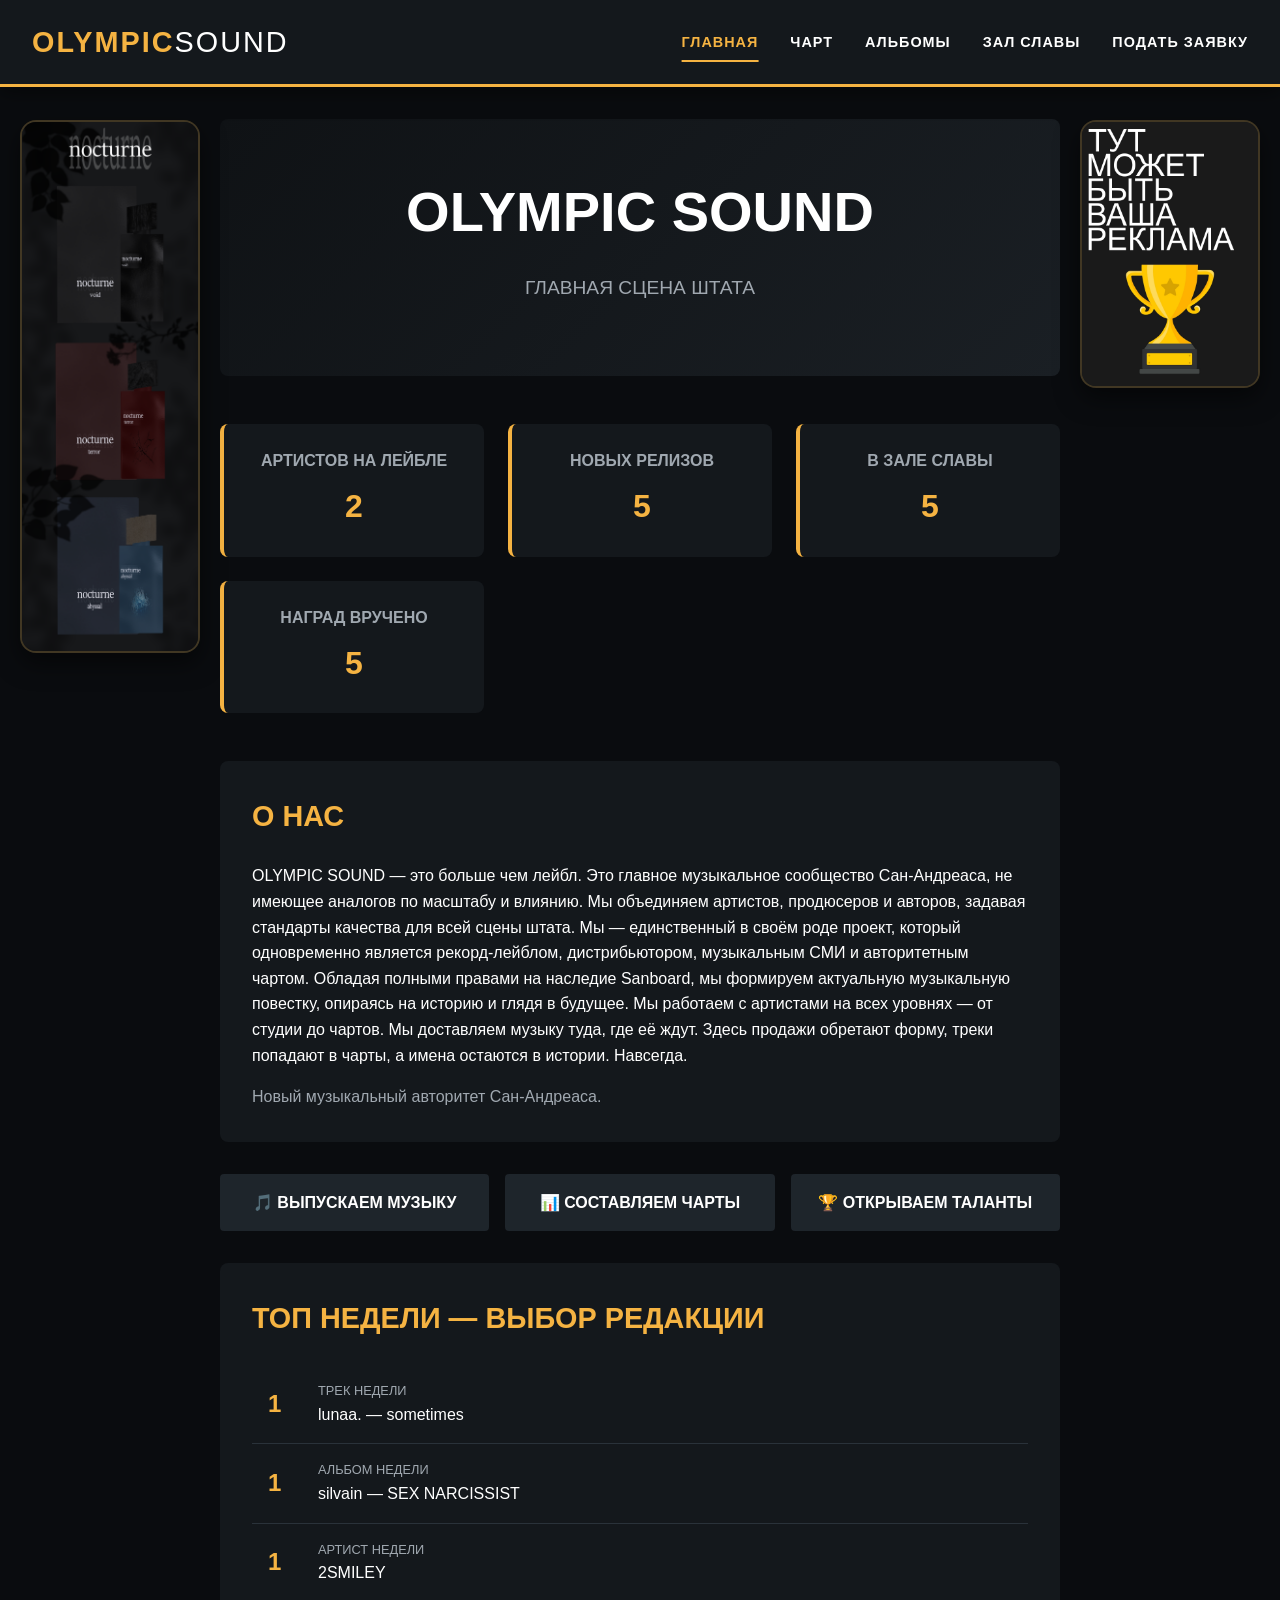
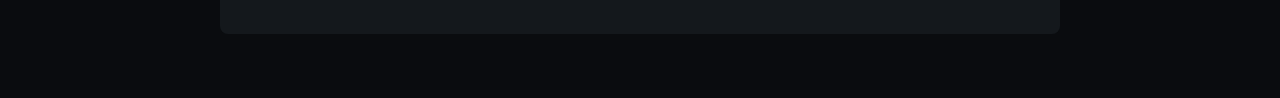
<file: index.html>
<!DOCTYPE html>
<html lang="ru">
<head>
  <meta charset="UTF-8">
  <meta name="viewport" content="width=device-width, initial-scale=1.0">
  <title>OLYMPIC SOUND - Главная</title>
  <link rel="stylesheet" href="style.css">
  <style>
    /* Дополнительные стили для рекламных баннеров */
    body {
      display: flex;
      flex-direction: column;
    }
    
    .content-wrapper {
      display: flex;
      justify-content: center;
      max-width: 1600px;
      margin: 0 auto;
      padding: 0 20px;
      gap: 30px;
      position: relative;
      width: 100%;
    }
    
    .ad-banner {
      position: sticky;
      top: 120px; /* Отступ от хедера */
      width: 200px;
      height: fit-content;
      align-self: flex-start;
      z-index: 50;
      transition: all 0.3s ease;
    }
    
    .left-ad {
      order: 1;
    }
    
    .right-ad {
      order: 3;
    }
    
    main {
      order: 2;
      flex: 1;
      max-width: 1100px;
      min-width: 0; /* Для предотвращения переполнения */
    }
    
    .ad-link {
      display: block;
      text-decoration: none;
      position: relative;
      border-radius: 16px;
      overflow: hidden;
      box-shadow: 0 10px 25px rgba(0, 0, 0, 0.5);
      border: 2px solid rgba(245, 179, 66, 0.2);
      transition: all 0.3s cubic-bezier(0.4, 0, 0.2, 1);
      background: #14181c;
    }
    
    .ad-img {
      width: 100%;
      height: auto;
      display: block;
      transition: transform 0.4s ease;
    }
    
    .ad-label {
      position: absolute;
      top: 10px;
      right: 10px;
      background: rgba(0, 0, 0, 0.7);
      color: #a0a8b0;
      font-size: 0.65rem;
      font-weight: 600;
      padding: 0.25rem 0.6rem;
      border-radius: 4px;
      letter-spacing: 0.5px;
      border: 1px solid rgba(245, 179, 66, 0.3);
      backdrop-filter: blur(2px);
      transition: all 0.3s ease;
      z-index: 2;
    }
    
    .ad-link:hover {
      border-color: #f5b342;
      box-shadow: 0 20px 35px rgba(245, 179, 66, 0.4);
      transform: scale(1.02);
    }
    
    .ad-link:hover .ad-img {
      transform: scale(1.08);
    }
    
    .ad-link:hover .ad-label {
      background: #f5b342;
      color: #0a0c0f;
    }
    
    /* Заглушка для свободного места */
    .ad-banner.empty .ad-link {
      border: 2px dashed rgba(245, 179, 66, 0.3);
      background: linear-gradient(145deg, #14181c, #1a2128);
      display: flex;
      align-items: center;
      justify-content: center;
      min-height: 250px;
      cursor: default;
    }
    
    .ad-banner.empty .ad-link::before {
      content: "РЕКЛАМНОЕ МЕСТО";
      color: #f5b342;
      font-size: 0.9rem;
      font-weight: 600;
      letter-spacing: 1px;
      opacity: 0.5;
      text-align: center;
      padding: 1rem;
    }
    
    .ad-banner.empty .ad-img,
    .ad-banner.empty .ad-label {
      display: none;
    }
    
    /* Адаптивность */
    @media (max-width: 1400px) {
      .content-wrapper {
        gap: 20px;
      }
      
      .ad-banner {
        width: 180px;
      }
    }
    
    @media (max-width: 1200px) {
      .ad-banner {
        width: 160px;
      }
    }
    
    @media (max-width: 1100px) {
      .content-wrapper {
        flex-direction: column;
        align-items: center;
      }
      
      .ad-banner {
        position: static;
        width: 100%;
        max-width: 300px;
        margin: 10px 0;
      }
      
      .left-ad {
        order: 2;
      }
      
      .right-ad {
        order: 3;
      }
      
      main {
        order: 1;
      }
    }
  </style>
</head>
<body>
  <nav class="navbar">
    <div class="logo">OLYMPIC<span>SOUND</span></div>
    <div class="nav-links">
      <a href="index.html" class="active">Главная</a>
      <a href="tracks.html">Чарт</a>
      <a href="albums.html">Альбомы</a>
      <a href="artists.html">Зал славы</a>
      <a href="apply.html">Подать заявку</a>
    </div>
  </nav>

  <!-- НОВЫЙ КОНТЕЙНЕР С FLEX для баннеров и контента -->
  <div class="content-wrapper">
    <!-- Левый рекламный баннер -->
    <div class="ad-banner left-ad">
      <a href="https://tagger.su/pages/nocturneperfume" target="_blank" rel="nofollow sponsored" class="ad-link">
        <img src="ads/nocturne.png" alt="Рекламное место" class="ad-img">
      </a>
    </div>

    <!-- ОСНОВНОЙ КОНТЕНТ -->
    <main class="container" style="margin: 0; padding: 2rem 0;">
      <section class="hero">
        <h1>OLYMPIC SOUND</h1>
        <p>ГЛАВНАЯ СЦЕНА ШТАТА</p>
      </section>

      <section class="stats-grid">
        <div class="stat-card">
          <h3>Артистов на лейбле</h3>
          <p>2</p>
        </div>
        <div class="stat-card">
          <h3>Новых релизов</h3>
          <p>5</p>
        </div>
        <div class="stat-card">
          <h3>В зале славы</h3>
          <p>5</p>
        </div>
        <div class="stat-card">
          <h3>Наград вручено</h3>
          <p>5</p>
        </div>
      </section>

      <section class="about-section">
        <h2>О НАС</h2>
        <p>OLYMPIC SOUND — это больше чем лейбл. Это главное музыкальное сообщество Сан-Андреаса, не имеющее аналогов по масштабу и влиянию. Мы объединяем артистов, продюсеров и авторов, задавая стандарты качества для всей сцены штата. Мы — единственный в своём роде проект, который одновременно является рекорд-лейблом, дистрибьютором, музыкальным СМИ и авторитетным чартом. Обладая полными правами на наследие Sanboard, мы формируем актуальную музыкальную повестку, опираясь на историю и глядя в будущее. Мы работаем с артистами на всех уровнях — от студии до чартов. Мы доставляем музыку туда, где её ждут. Здесь продажи обретают форму, треки попадают в чарты, а имена остаются в истории. Навсегда.</p>
        <p style="margin-top: 1rem; color: #a0a8b0;">Новый музыкальный авторитет Сан-Андреаса.</p>
      </section>

      <section class="features">
        <div class="feature">🎵 ВЫПУСКАЕМ МУЗЫКУ</div>
        <div class="feature">📊 СОСТАВЛЯЕМ ЧАРТЫ</div>
        <div class="feature">🏆 ОТКРЫВАЕМ ТАЛАНТЫ</div>
      </section>

      <section class="mini-top">
        <h2>ТОП НЕДЕЛИ — ВЫБОР РЕДАКЦИИ</h2>
        
        <div class="mini-item">
          <div class="mini-rank">1</div>
          <div class="mini-info">
            <div class="mini-label">ТРЕК НЕДЕЛИ</div>
            <div>lunaa. — sometimes</div>
          </div>
        </div>
        
        <div class="mini-item">
          <div class="mini-rank">1</div>
          <div class="mini-info">
            <div class="mini-label">АЛЬБОМ НЕДЕЛИ</div>
            <div>silvain — SEX NARCISSIST</div>
          </div>
        </div>
        
        <div class="mini-item">
          <div class="mini-rank">1</div>
          <div class="mini-info">
            <div class="mini-label">АРТИСТ НЕДЕЛИ</div>
            <div>2SMILEY</div>
          </div>
        </div>
      </section>
    </main>

    <!-- Правый рекламный баннер -->
    <div class="ad-banner right-ad">
      <a href="#" target="_blank" rel="nofollow sponsored" class="ad-link">
        <img src="ads/test.png" alt="Рекламное место" class="ad-img">
      </a>
    </div>
  </div>
</body>
</html>
</file>
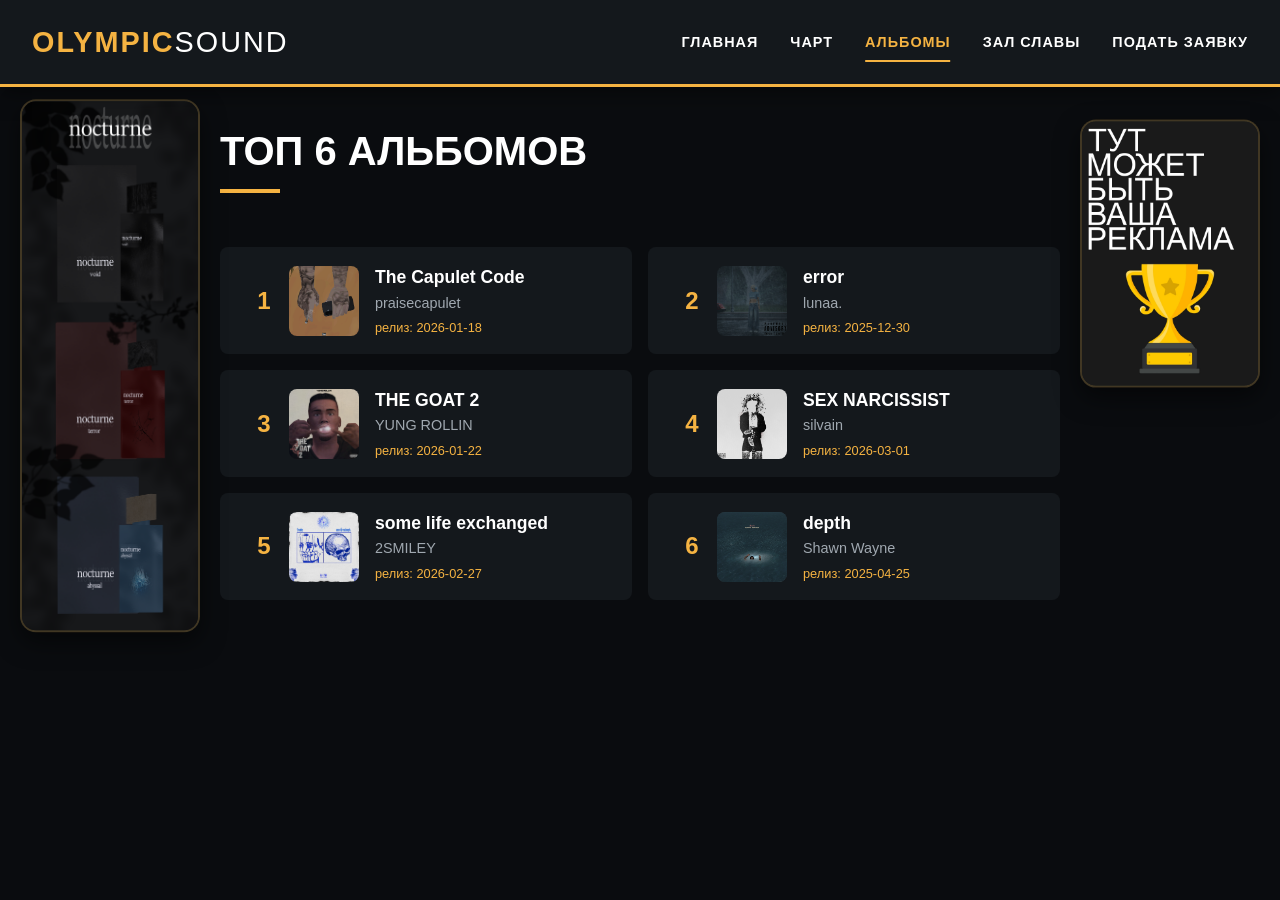
<file: albums.html>
<!DOCTYPE html>
<html lang="ru">
<head>
  <meta charset="UTF-8">
  <meta name="viewport" content="width=device-width, initial-scale=1.0">
  <title>OLYMPIC SOUND - Топ альбомов</title>
  <link rel="stylesheet" href="style.css">
  <style>
    /* Дополнительные стили для обложек и рекламных баннеров */
    .album-cover {
      width: 70px;
      height: 70px;
      background: #2a323a;
      margin-right: 1rem;
      border-radius: 8px;
      overflow: hidden;
      flex-shrink: 0;
      transition: transform 0.3s ease;
    }
    
    .album-cover img {
      width: 100%;
      height: 100%;
      object-fit: cover;
      display: block;
    }
    
    .album-item:hover .album-cover {
      transform: scale(1.05) rotate(2deg);
    }
    
    body {
      display: flex;
      flex-direction: column;
    }
    
    .content-wrapper {
      display: flex;
      justify-content: center;
      max-width: 1600px;
      margin: 0 auto;
      padding: 0 20px;
      gap: 30px;
      position: relative;
      width: 100%;
    }
    
    .ad-banner {
      position: sticky;
      top: 120px;
      width: 200px;
      height: fit-content;
      align-self: flex-start;
      z-index: 50;
      transition: all 0.3s ease;
    }
    
    .left-ad {
      order: 1;
    }
    
    .right-ad {
      order: 3;
    }
    
    main {
      order: 2;
      flex: 1;
      max-width: 1100px;
      min-width: 0;
    }
    
    .ad-link {
      display: block;
      text-decoration: none;
      position: relative;
      border-radius: 16px;
      overflow: hidden;
      box-shadow: 0 10px 25px rgba(0, 0, 0, 0.5);
      border: 2px solid rgba(245, 179, 66, 0.2);
      transition: all 0.3s cubic-bezier(0.4, 0, 0.2, 1);
      background: #14181c;
    }
    
    .ad-img {
      width: 100%;
      height: auto;
      display: block;
      transition: transform 0.4s ease;
    }
    
    .ad-label {
      position: absolute;
      top: 10px;
      right: 10px;
      background: rgba(0, 0, 0, 0.7);
      color: #a0a8b0;
      font-size: 0.65rem;
      font-weight: 600;
      padding: 0.25rem 0.6rem;
      border-radius: 4px;
      letter-spacing: 0.5px;
      border: 1px solid rgba(245, 179, 66, 0.3);
      backdrop-filter: blur(2px);
      transition: all 0.3s ease;
      z-index: 2;
    }
    
    .ad-link:hover {
      border-color: #f5b342;
      box-shadow: 0 20px 35px rgba(245, 179, 66, 0.4);
      transform: scale(1.02);
    }
    
    .ad-link:hover .ad-img {
      transform: scale(1.08);
    }
    
    .ad-link:hover .ad-label {
      background: #f5b342;
      color: #0a0c0f;
    }
    
    .ad-banner.empty .ad-link {
      border: 2px dashed rgba(245, 179, 66, 0.3);
      background: linear-gradient(145deg, #14181c, #1a2128);
      display: flex;
      align-items: center;
      justify-content: center;
      min-height: 250px;
      cursor: default;
    }
    
    .ad-banner.empty .ad-link::before {
      content: "РЕКЛАМНОЕ МЕСТО";
      color: #f5b342;
      font-size: 0.9rem;
      font-weight: 600;
      letter-spacing: 1px;
      opacity: 0.5;
      text-align: center;
      padding: 1rem;
    }
    
    .ad-banner.empty .ad-img,
    .ad-banner.empty .ad-label {
      display: none;
    }
    
    @media (max-width: 1400px) {
      .content-wrapper {
        gap: 20px;
      }
      .ad-banner {
        width: 180px;
      }
    }
    
    @media (max-width: 1200px) {
      .ad-banner {
        width: 160px;
      }
    }
    
    @media (max-width: 1100px) {
      .content-wrapper {
        flex-direction: column;
        align-items: center;
      }
      .ad-banner {
        position: static;
        width: 100%;
        max-width: 300px;
        margin: 10px 0;
      }
      .left-ad {
        order: 2;
      }
      .right-ad {
        order: 3;
      }
      main {
        order: 1;
      }
    }
  </style>
</head>
<body>
  <nav class="navbar">
    <div class="logo">OLYMPIC<span>SOUND</span></div>
    <div class="nav-links">
      <a href="index.html">Главная</a>
      <a href="tracks.html">Чарт</a>
      <a href="albums.html" class="active">Альбомы</a>
      <a href="artists.html">Зал славы</a>
      <a href="apply.html">Подать заявку</a>
    </div>
  </nav>

  <div class="content-wrapper">
    <!-- Левый рекламный баннер -->
    <div class="ad-banner left-ad">
      <a href="https://tagger.su/pages/nocturneperfume" target="_blank" rel="nofollow sponsored" class="ad-link">
        <img src="ads/nocturne.png" alt="Рекламное место" class="ad-img">
      </a>
    </div>

    <!-- ОСНОВНОЙ КОНТЕНТ -->
    <main class="container" style="margin: 0; padding: 2rem 0;">
      <div class="page-header">
        <h1>ТОП 6 АЛЬБОМОВ</h1>
      </div>

      <div class="album-grid">
        <!-- Альбом 1 -->
        <div class="album-item">
          <div class="album-rank">1</div>
          <div class="album-cover">
            <img src="covers/thecapuletcode.png" alt="The Capulet Code" onerror="this.parentElement.innerHTML='обложка';this.parentElement.style.background='#2a323a';">
          </div>
          <div class="album-info">
            <div class="album-title">The Capulet Code</div>
            <div class="album-artist">praisecapulet</div>
            <div class="album-date">релиз: 2026-01-18</div>
          </div>
        </div>

        <!-- Альбом 2 -->
        <div class="album-item">
          <div class="album-rank">2</div>
          <div class="album-cover">
            <img src="covers/error.png" alt="error" onerror="this.parentElement.innerHTML='обложка';this.parentElement.style.background='#2a323a';">
          </div>
          <div class="album-info">
            <div class="album-title">error</div>
            <div class="album-artist">lunaa.</div>
            <div class="album-date">релиз: 2025-12-30</div>
          </div>
        </div>

        <!-- Альбом 3 -->
        <div class="album-item">
          <div class="album-rank">3</div>
          <div class="album-cover">
            <img src="covers/thegoat2.png" alt="THE GOAT 2" onerror="this.parentElement.innerHTML='обложка';this.parentElement.style.background='#2a323a';">
          </div>
          <div class="album-info">
            <div class="album-title">THE GOAT 2</div>
            <div class="album-artist">YUNG ROLLIN</div>
            <div class="album-date">релиз: 2026-01-22</div>
          </div>
        </div>

        <!-- Альбом 4 -->
        <div class="album-item">
          <div class="album-rank">4</div>
          <div class="album-cover">
            <img src="covers/sexnar.jpg" alt="SEX NARCISSIST" onerror="this.parentElement.innerHTML='обложка';this.parentElement.style.background='#2a323a';">
          </div>
          <div class="album-info">
            <div class="album-title">SEX NARCISSIST</div>
            <div class="album-artist">silvain</div>
            <div class="album-date">релиз: 2026-03-01</div>
          </div>
        </div>

        <!-- Альбом 5 -->
        <div class="album-item">
          <div class="album-rank">5</div>
          <div class="album-cover">
            <img src="covers/sle.jpg" alt="some life exchanged" onerror="this.parentElement.innerHTML='обложка';this.parentElement.style.background='#2a323a';">
          </div>
          <div class="album-info">
            <div class="album-title">some life exchanged</div>
            <div class="album-artist">2SMILEY</div>
            <div class="album-date">релиз: 2026-02-27</div>
          </div>
        </div>

        <!-- Альбом 6 -->
        <div class="album-item">
          <div class="album-rank">6</div>
          <div class="album-cover">
            <img src="covers/depth.jpg" alt="depth" onerror="this.parentElement.innerHTML='обложка';this.parentElement.style.background='#2a323a';">
          </div>
          <div class="album-info">
            <div class="album-title">depth</div>
            <div class="album-artist">Shawn Wayne</div>
            <div class="album-date">релиз: 2025-04-25</div>
          </div>
        </div>
      </div>
    </main>

    <!-- Правый рекламный баннер -->
    <div class="ad-banner right-ad">
      <a href="#" target="_blank" rel="nofollow sponsored" class="ad-link">
        <img src="ads/test.png" alt="Рекламное место" class="ad-img">
      </a>
    </div>
  </div>
</body>
</html>
</file>
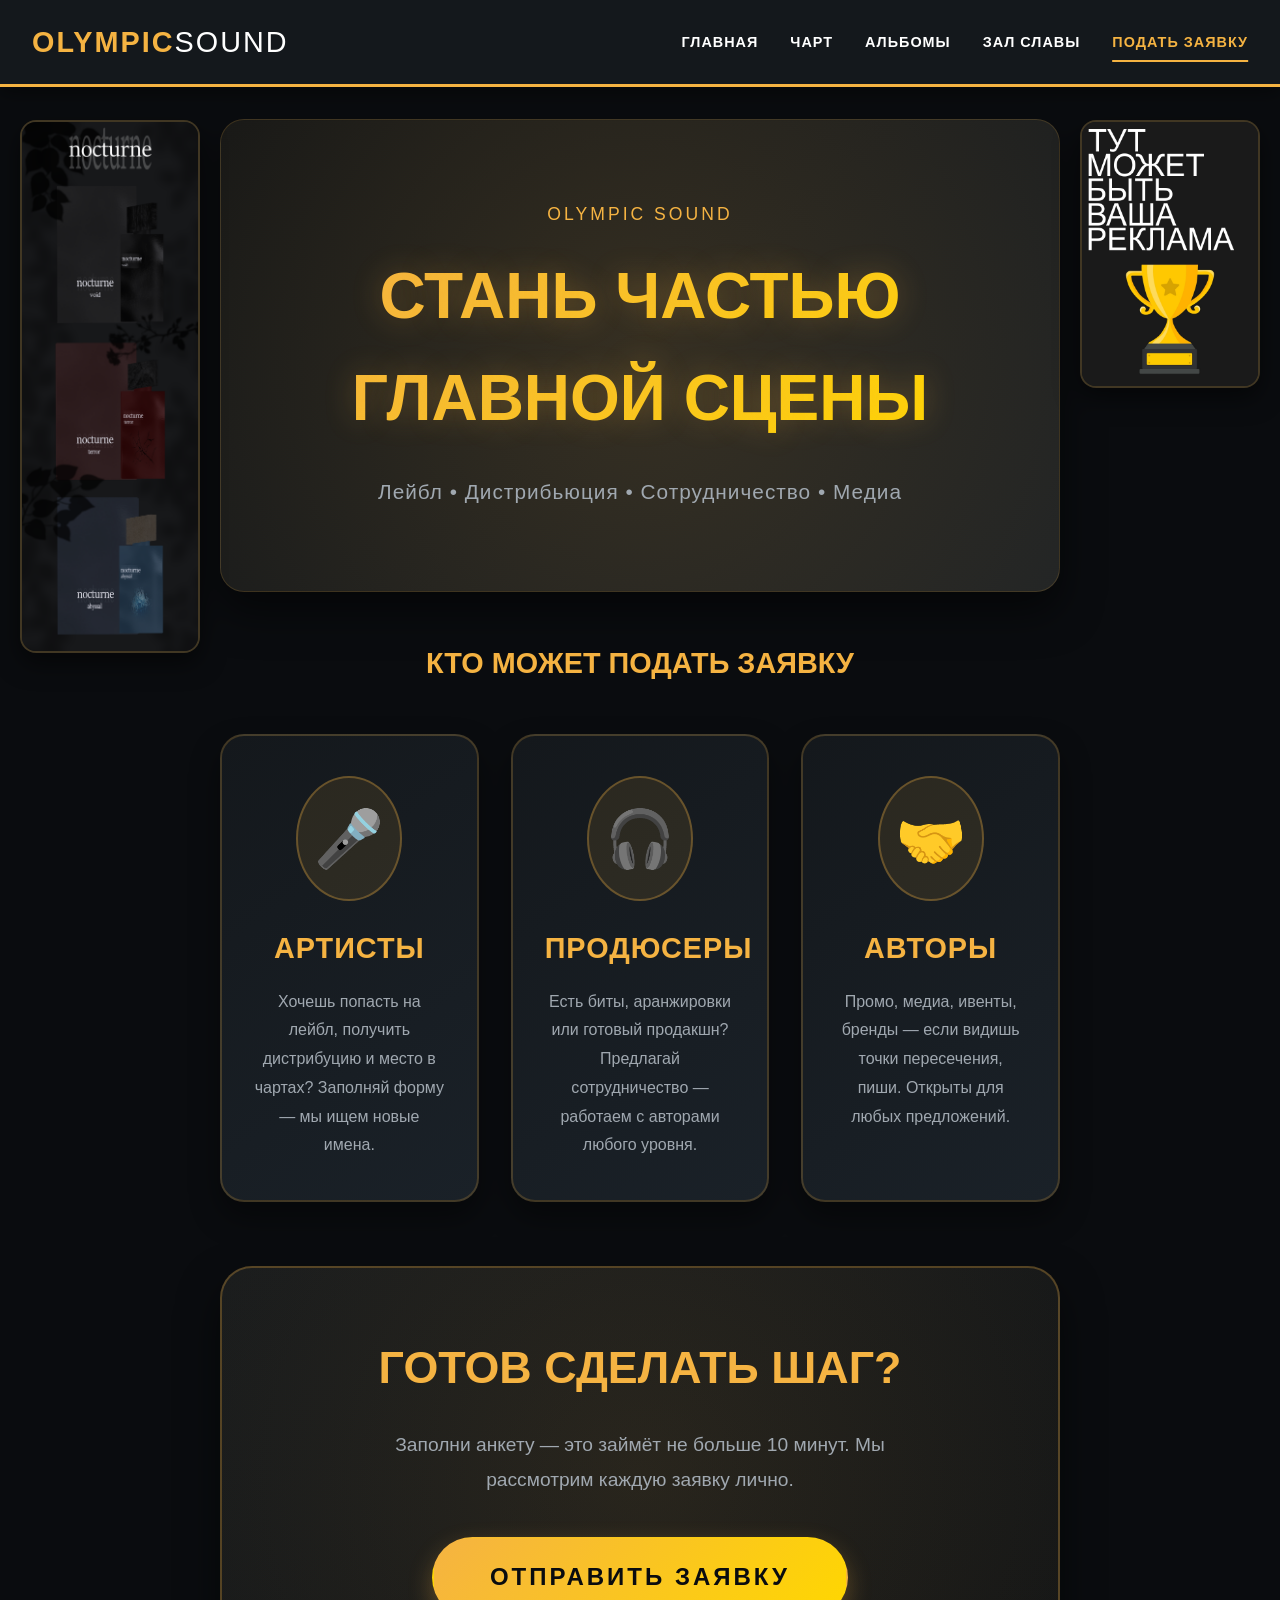
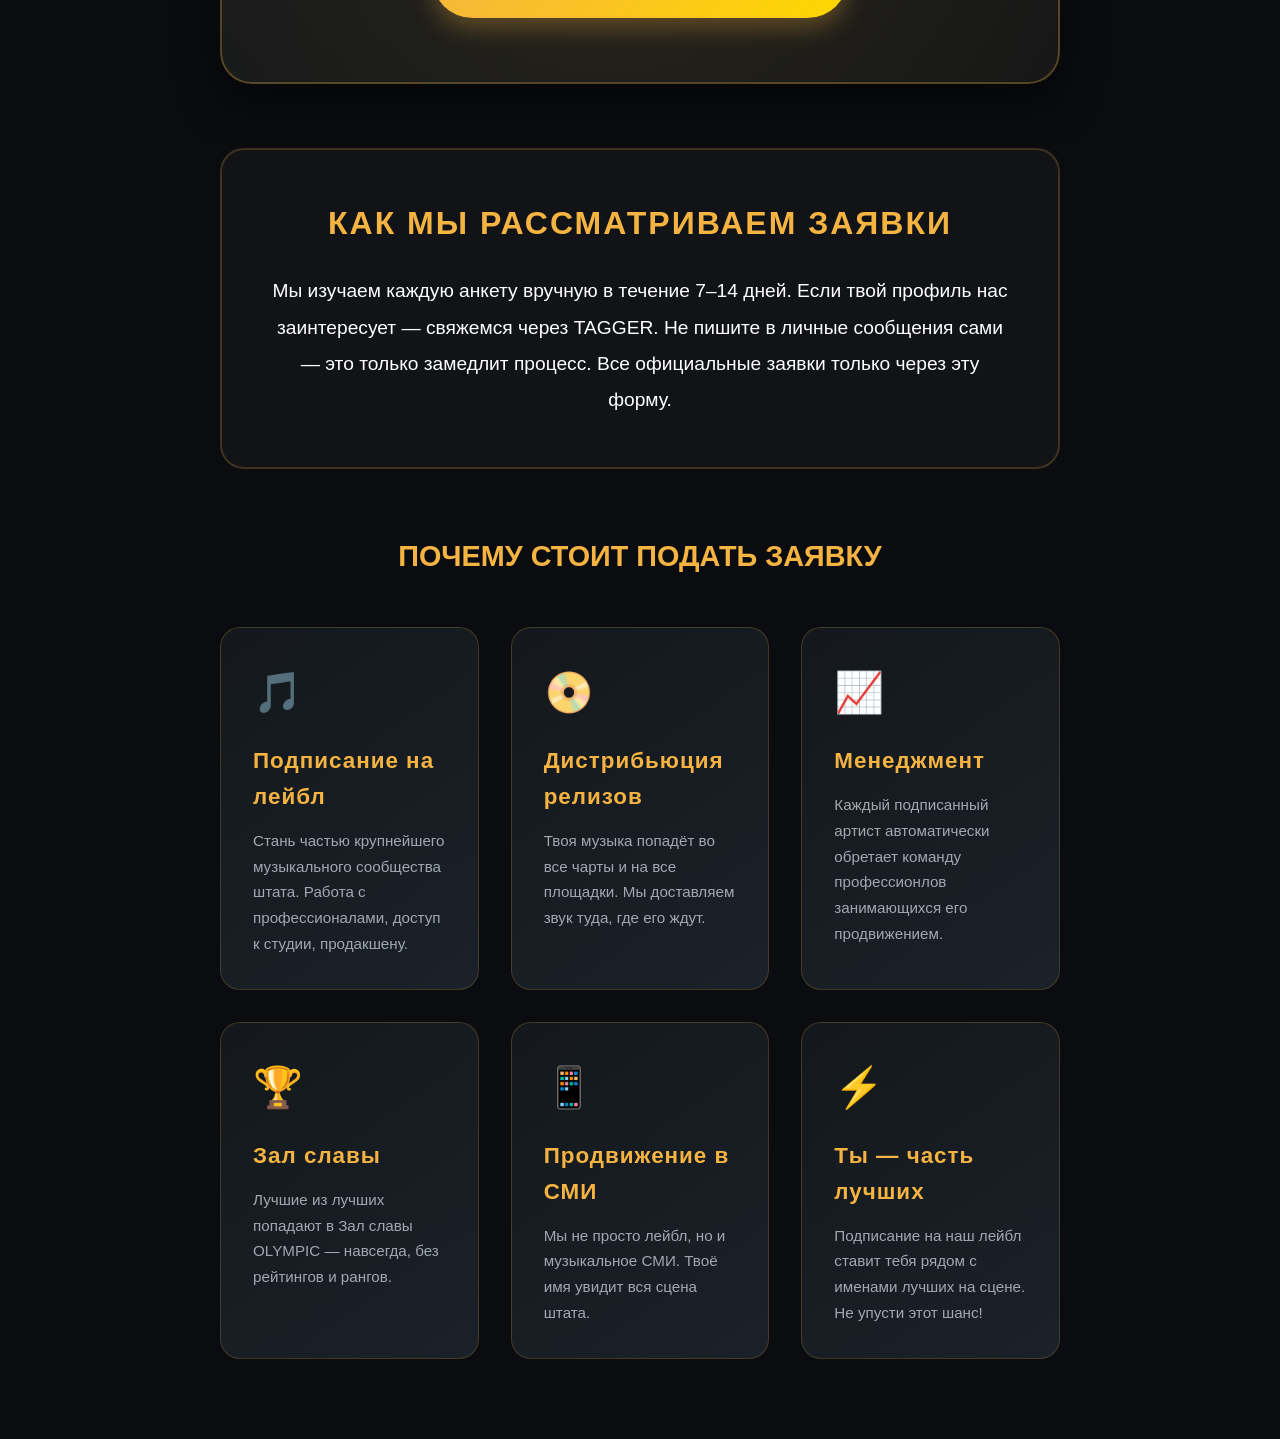
<file: apply.html>
<!DOCTYPE html>
<html lang="ru">
<head>
  <meta charset="UTF-8">
  <meta name="viewport" content="width=device-width, initial-scale=1.0">
  <title>OLYMPIC SOUND - Подать заявку</title>
  <link rel="stylesheet" href="style.css">
  <style>
    /* Дополнительные стили для страницы подачи заявок и рекламных баннеров */
    .apply-hero {
      text-align: center;
      padding: 5rem 1rem;
      background: linear-gradient(135deg, #0f1215 0%, #1a1f24 100%);
      border-radius: 24px;
      margin-bottom: 3rem;
      position: relative;
      overflow: hidden;
      box-shadow: 0 20px 40px rgba(0,0,0,0.5);
      border: 1px solid rgba(245, 179, 66, 0.2);
    }
    
    .apply-hero::before {
      content: '';
      position: absolute;
      top: -50%;
      left: -50%;
      width: 200%;
      height: 200%;
      background: radial-gradient(circle, rgba(245, 179, 66, 0.15) 0%, transparent 70%);
      animation: rotate 25s linear infinite;
    }
    
    .apply-hero h1 {
      font-size: 4rem;
      margin-bottom: 1.5rem;
      background: linear-gradient(135deg, #f5b342, #ffd700);
      -webkit-background-clip: text;
      -webkit-text-fill-color: transparent;
      position: relative;
      z-index: 1;
      text-shadow: 0 0 30px rgba(245, 179, 66, 0.3);
      animation: glow 3s ease-in-out infinite;
    }
    
    @keyframes glow {
      0% { text-shadow: 0 0 20px rgba(245, 179, 66, 0.3); }
      50% { text-shadow: 0 0 40px rgba(245, 179, 66, 0.6); }
      100% { text-shadow: 0 0 20px rgba(245, 179, 66, 0.3); }
    }
    
    .apply-hero h1::after {
      display: none;
    }
    
    .apply-hero p {
      font-size: 1.3rem;
      color: #a0a8b0;
      max-width: 700px;
      margin: 0 auto;
      position: relative;
      z-index: 1;
      letter-spacing: 1px;
      line-height: 1.8;
    }
    
    .apply-subtitle {
      color: #f5b342;
      font-size: 1.1rem;
      text-transform: uppercase;
      letter-spacing: 3px;
      margin-bottom: 1rem;
      position: relative;
      z-index: 1;
    }
    
    .purpose-grid {
      display: grid;
      grid-template-columns: repeat(3, 1fr);
      gap: 2rem;
      margin: 3rem 0 4rem;
    }
    
    .purpose-card {
      background: linear-gradient(145deg, #14181c, #1a2128);
      border: 2px solid rgba(245, 179, 66, 0.2);
      border-radius: 24px;
      padding: 2.5rem 2rem;
      text-align: center;
      transition: all 0.4s cubic-bezier(0.4, 0, 0.2, 1);
      position: relative;
      overflow: hidden;
      box-shadow: 0 15px 30px rgba(0,0,0,0.4);
    }
    
    .purpose-card::before {
      content: '';
      position: absolute;
      top: 0;
      left: 0;
      right: 0;
      height: 3px;
      background: linear-gradient(90deg, transparent, #f5b342, transparent);
      transform: translateX(-100%);
      transition: transform 0.6s ease;
    }
    
    .purpose-card:hover::before {
      transform: translateX(100%);
    }
    
    .purpose-card:hover {
      transform: translateY(-12px);
      border-color: #f5b342;
      box-shadow: 0 25px 40px rgba(245, 179, 66, 0.3);
    }
    
    .purpose-icon {
      font-size: 3.5rem;
      margin-bottom: 1.5rem;
      display: inline-block;
      background: rgba(245, 179, 66, 0.1);
      padding: 1rem;
      border-radius: 50%;
      border: 2px solid rgba(245, 179, 66, 0.3);
      transition: all 0.3s ease;
    }
    
    .purpose-card:hover .purpose-icon {
      transform: scale(1.1) rotate(5deg);
      background: rgba(245, 179, 66, 0.2);
      border-color: #f5b342;
      box-shadow: 0 0 30px rgba(245, 179, 66, 0.4);
    }
    
    .purpose-card h3 {
      font-size: 1.8rem;
      color: #f5b342;
      margin-bottom: 1rem;
      letter-spacing: 1px;
    }
    
    .purpose-card p {
      color: #a0a8b0;
      font-size: 1rem;
      line-height: 1.8;
    }
    
    .cta-block {
      background: linear-gradient(145deg, #14181c, #0f1215);
      border-radius: 32px;
      padding: 4rem 2rem;
      text-align: center;
      margin: 4rem 0;
      border: 2px solid rgba(245, 179, 66, 0.3);
      position: relative;
      overflow: hidden;
      box-shadow: 0 20px 40px rgba(0,0,0,0.5);
    }
    
    .cta-block::before {
      content: '';
      position: absolute;
      top: -50%;
      left: -50%;
      width: 200%;
      height: 200%;
      background: radial-gradient(circle, rgba(245, 179, 66, 0.1) 0%, transparent 70%);
      animation: rotate 20s linear infinite;
    }
    
    .cta-block h2 {
      font-size: 2.8rem;
      margin-bottom: 1.5rem;
      position: relative;
      z-index: 1;
    }
    
    .cta-block p {
      color: #a0a8b0;
      font-size: 1.2rem;
      max-width: 600px;
      margin: 0 auto 2.5rem;
      position: relative;
      z-index: 1;
      line-height: 1.8;
    }
    
    .cta-button {
      display: inline-block;
      background: linear-gradient(135deg, #f5b342, #ffd700);
      color: #0a0c0f;
      font-size: 1.5rem;
      font-weight: 800;
      text-transform: uppercase;
      letter-spacing: 3px;
      padding: 1.2rem 3.5rem;
      border-radius: 60px;
      text-decoration: none;
      transition: all 0.4s cubic-bezier(0.4, 0, 0.2, 1);
      position: relative;
      z-index: 1;
      border: 2px solid transparent;
      box-shadow: 0 10px 25px rgba(245, 179, 66, 0.3);
      animation: buttonPulse 2s infinite;
    }
    
    @keyframes buttonPulse {
      0% { box-shadow: 0 10px 25px rgba(245, 179, 66, 0.3); transform: scale(1); }
      50% { box-shadow: 0 20px 35px rgba(245, 179, 66, 0.6); transform: scale(1.02); }
      100% { box-shadow: 0 10px 25px rgba(245, 179, 66, 0.3); transform: scale(1); }
    }
    
    .cta-button:hover {
      transform: scale(1.1) translateY(-5px);
      box-shadow: 0 30px 40px rgba(245, 179, 66, 0.7);
      border-color: #ffffff;
    }
    
    .cta-button:active {
      transform: scale(0.95);
    }
    
    .info-block {
      background: rgba(20, 24, 28, 0.7);
      backdrop-filter: blur(10px);
      -webkit-backdrop-filter: blur(10px);
      border: 2px solid rgba(245, 179, 66, 0.2);
      border-radius: 24px;
      padding: 3rem;
      margin: 4rem 0;
      text-align: center;
      transition: all 0.3s ease;
    }
    
    .info-block:hover {
      border-color: rgba(245, 179, 66, 0.5);
      box-shadow: 0 15px 30px rgba(245, 179, 66, 0.2);
    }
    
    .info-block h3 {
      font-size: 2rem;
      color: #f5b342;
      margin-bottom: 1.5rem;
      letter-spacing: 2px;
    }
    
    .info-block p {
      color: #ffffff;
      font-size: 1.2rem;
      max-width: 800px;
      margin: 0 auto;
      line-height: 1.9;
    }
    
    .info-highlight {
      color: #f5b342;
      font-weight: 700;
      background: rgba(245, 179, 66, 0.15);
      padding: 0.2rem 1rem;
      border-radius: 30px;
      display: inline-block;
      margin: 1rem 0;
      border: 1px solid rgba(245, 179, 66, 0.3);
    }
    
    .benefits-grid {
      display: grid;
      grid-template-columns: repeat(3, 1fr);
      gap: 2rem;
      margin: 3rem 0;
    }
    
    .benefit-item {
      background: linear-gradient(145deg, #14181c, #1a2128);
      border-radius: 20px;
      padding: 2rem;
      transition: all 0.4s ease;
      border: 1px solid rgba(245, 179, 66, 0.2);
      position: relative;
      overflow: hidden;
    }
    
    .benefit-item::after {
      content: '';
      position: absolute;
      bottom: 0;
      left: 0;
      right: 0;
      height: 3px;
      background: linear-gradient(90deg, transparent, #f5b342, transparent);
      transform: translateX(-100%);
      transition: transform 0.6s ease;
    }
    
    .benefit-item:hover::after {
      transform: translateX(100%);
    }
    
    .benefit-item:hover {
      transform: translateY(-8px);
      border-color: #f5b342;
      box-shadow: 0 20px 30px rgba(245, 179, 66, 0.2);
    }
    
    .benefit-icon {
      font-size: 2.5rem;
      margin-bottom: 1.2rem;
      display: inline-block;
      transition: all 0.3s ease;
    }
    
    .benefit-item:hover .benefit-icon {
      transform: scale(1.2) rotate(5deg);
    }
    
    .benefit-item h4 {
      font-size: 1.4rem;
      color: #f5b342;
      margin-bottom: 0.8rem;
      letter-spacing: 1px;
    }
    
    .benefit-item p {
      color: #a0a8b0;
      font-size: 0.95rem;
      line-height: 1.7;
    }
    
    body {
      display: flex;
      flex-direction: column;
    }
    
    .content-wrapper {
      display: flex;
      justify-content: center;
      max-width: 1600px;
      margin: 0 auto;
      padding: 0 20px;
      gap: 30px;
      position: relative;
      width: 100%;
    }
    
    .ad-banner {
      position: sticky;
      top: 120px;
      width: 200px;
      height: fit-content;
      align-self: flex-start;
      z-index: 50;
      transition: all 0.3s ease;
    }
    
    .left-ad {
      order: 1;
    }
    
    .right-ad {
      order: 3;
    }
    
    main {
      order: 2;
      flex: 1;
      max-width: 1100px;
      min-width: 0;
    }
    
    .ad-link {
      display: block;
      text-decoration: none;
      position: relative;
      border-radius: 16px;
      overflow: hidden;
      box-shadow: 0 10px 25px rgba(0, 0, 0, 0.5);
      border: 2px solid rgba(245, 179, 66, 0.2);
      transition: all 0.3s cubic-bezier(0.4, 0, 0.2, 1);
      background: #14181c;
    }
    
    .ad-img {
      width: 100%;
      height: auto;
      display: block;
      transition: transform 0.4s ease;
    }
    
    .ad-label {
      position: absolute;
      top: 10px;
      right: 10px;
      background: rgba(0, 0, 0, 0.7);
      color: #a0a8b0;
      font-size: 0.65rem;
      font-weight: 600;
      padding: 0.25rem 0.6rem;
      border-radius: 4px;
      letter-spacing: 0.5px;
      border: 1px solid rgba(245, 179, 66, 0.3);
      backdrop-filter: blur(2px);
      transition: all 0.3s ease;
      z-index: 2;
    }
    
    .ad-link:hover {
      border-color: #f5b342;
      box-shadow: 0 20px 35px rgba(245, 179, 66, 0.4);
      transform: scale(1.02);
    }
    
    .ad-link:hover .ad-img {
      transform: scale(1.08);
    }
    
    .ad-link:hover .ad-label {
      background: #f5b342;
      color: #0a0c0f;
    }
    
    .ad-banner.empty .ad-link {
      border: 2px dashed rgba(245, 179, 66, 0.3);
      background: linear-gradient(145deg, #14181c, #1a2128);
      display: flex;
      align-items: center;
      justify-content: center;
      min-height: 250px;
      cursor: default;
    }
    
    .ad-banner.empty .ad-link::before {
      content: "РЕКЛАМНОЕ МЕСТО";
      color: #f5b342;
      font-size: 0.9rem;
      font-weight: 600;
      letter-spacing: 1px;
      opacity: 0.5;
      text-align: center;
      padding: 1rem;
    }
    
    .ad-banner.empty .ad-img,
    .ad-banner.empty .ad-label {
      display: none;
    }
    
    @media (max-width: 1400px) {
      .content-wrapper {
        gap: 20px;
      }
      .ad-banner {
        width: 180px;
      }
    }
    
    @media (max-width: 1200px) {
      .ad-banner {
        width: 160px;
      }
    }
    
    @media (max-width: 1100px) {
      .content-wrapper {
        flex-direction: column;
        align-items: center;
      }
      .ad-banner {
        position: static;
        width: 100%;
        max-width: 300px;
        margin: 10px 0;
      }
      .left-ad {
        order: 2;
      }
      .right-ad {
        order: 3;
      }
      main {
        order: 1;
      }
    }
    
    @media (max-width: 768px) {
      .apply-hero h1 {
        font-size: 2.5rem;
      }
      .purpose-grid,
      .benefits-grid {
        grid-template-columns: 1fr;
        gap: 1.5rem;
      }
      .cta-block h2 {
        font-size: 2rem;
      }
      .cta-button {
        font-size: 1.2rem;
        padding: 1rem 2rem;
      }
      .info-block {
        padding: 2rem;
      }
      .info-block p {
        font-size: 1rem;
      }
    }
  </style>
</head>
<body>
  <nav class="navbar">
    <div class="logo">OLYMPIC<span>SOUND</span></div>
    <div class="nav-links">
      <a href="index.html">Главная</a>
      <a href="tracks.html">Чарт</a>
      <a href="albums.html">Альбомы</a>
      <a href="artists.html">Зал славы</a>
      <a href="apply.html" class="active">Подать заявку</a>
    </div>
  </nav>

  <div class="content-wrapper">
    <!-- Левый рекламный баннер -->
    <div class="ad-banner left-ad">
      <a href="https://tagger.su/pages/nocturneperfume" target="_blank" rel="nofollow sponsored" class="ad-link">
        <img src="ads/nocturne.png" alt="Рекламное место" class="ad-img">
      </a>
    </div>

    <!-- ОСНОВНОЙ КОНТЕНТ -->
    <main class="container" style="margin: 0; padding: 2rem 0;">
      <section class="apply-hero">
        <div class="apply-subtitle">OLYMPIC SOUND</div>
        <h1>СТАНЬ ЧАСТЬЮ<br>ГЛАВНОЙ СЦЕНЫ</h1>
        <p>Лейбл • Дистрибьюция • Сотрудничество • Медиа</p>
      </section>

      <section>
        <h2 style="text-align: center; margin-bottom: 2rem;">КТО МОЖЕТ ПОДАТЬ ЗАЯВКУ</h2>
        <div class="purpose-grid">
          <div class="purpose-card">
            <div class="purpose-icon">🎤</div>
            <h3>АРТИСТЫ</h3>
            <p>Хочешь попасть на лейбл, получить дистрибуцию и место в чартах? Заполняй форму — мы ищем новые имена.</p>
          </div>
          <div class="purpose-card">
            <div class="purpose-icon">🎧</div>
            <h3>ПРОДЮСЕРЫ</h3>
            <p>Есть биты, аранжировки или готовый продакшн? Предлагай сотрудничество — работаем с авторами любого уровня.</p>
          </div>
          <div class="purpose-card">
            <div class="purpose-icon">🤝</div>
            <h3>АВТОРЫ</h3>
            <p>Промо, медиа, ивенты, бренды — если видишь точки пересечения, пиши. Открыты для любых предложений.</p>
          </div>
        </div>
      </section>

      <section class="cta-block">
        <h2>ГОТОВ СДЕЛАТЬ ШАГ?</h2>
        <p>Заполни анкету — это займёт не больше 10 минут. Мы рассмотрим каждую заявку лично.</p>
        
        <a href="https://forms.gle/AzeB7gnYA8zd73Tw6" class="cta-button" target="_blank" id="applyLink">ОТПРАВИТЬ ЗАЯВКУ</a>
      </section>

      <section class="info-block">
        <h3>КАК МЫ РАССМАТРИВАЕМ ЗАЯВКИ</h3>
        <p>Мы изучаем каждую анкету вручную в течение 7–14 дней. Если твой профиль нас заинтересует — свяжемся через TAGGER. Не пишите в личные сообщения сами — это только замедлит процесс. Все официальные заявки только через эту форму.</p>
      </section>

      <section>
        <h2 style="text-align: center; margin-bottom: 2rem;">ПОЧЕМУ СТОИТ ПОДАТЬ ЗАЯВКУ</h2>
        <div class="benefits-grid">
          <div class="benefit-item">
            <div class="benefit-icon">🎵</div>
            <h4>Подписание на лейбл</h4>
            <p>Стань частью крупнейшего музыкального сообщества штата. Работа с профессионалами, доступ к студии, продакшену.</p>
          </div>
          <div class="benefit-item">
            <div class="benefit-icon">📀</div>
            <h4>Дистрибьюция релизов</h4>
            <p>Твоя музыка попадёт во все чарты и на все площадки. Мы доставляем звук туда, где его ждут.</p>
          </div>
          <div class="benefit-item">
            <div class="benefit-icon">📈</div>
            <h4>Менеджмент</h4>
            <p>Каждый подписанный артист автоматически обретает команду профессионлов занимающихся его продвижением.</p>
          </div>
          <div class="benefit-item">
            <div class="benefit-icon">🏆</div>
            <h4>Зал славы</h4>
            <p>Лучшие из лучших попадают в Зал славы OLYMPIC — навсегда, без рейтингов и рангов.</p>
          </div>
          <div class="benefit-item">
            <div class="benefit-icon">📱</div>
            <h4>Продвижение в СМИ</h4>
            <p>Мы не просто лейбл, но и музыкальное СМИ. Твоё имя увидит вся сцена штата.</p>
          </div>
          <div class="benefit-item">
            <div class="benefit-icon">⚡</div>
            <h4>Ты — часть лучших</h4>
            <p>Подписание на наш лейбл ставит тебя рядом с именами лучших на сцене. Не упусти этот шанс!</p>
          </div>
        </div>
      </section>
    </main>

    <!-- Правый рекламный баннер -->
    <div class="ad-banner right-ad">
      <a href="#" target="_blank" rel="nofollow sponsored" class="ad-link">
        <img src="ads/test.png" alt="Рекламное место" class="ad-img">
      </a>
    </div>
  </div>

  <script>
    document.addEventListener('DOMContentLoaded', function() {
      const button = document.getElementById('applyLink');
      setTimeout(() => {
        button.style.animation = 'none';
        button.offsetHeight;
        button.style.animation = 'buttonPulse 2s infinite';
      }, 100);
    });
  </script>
</body>
</html>
</file>
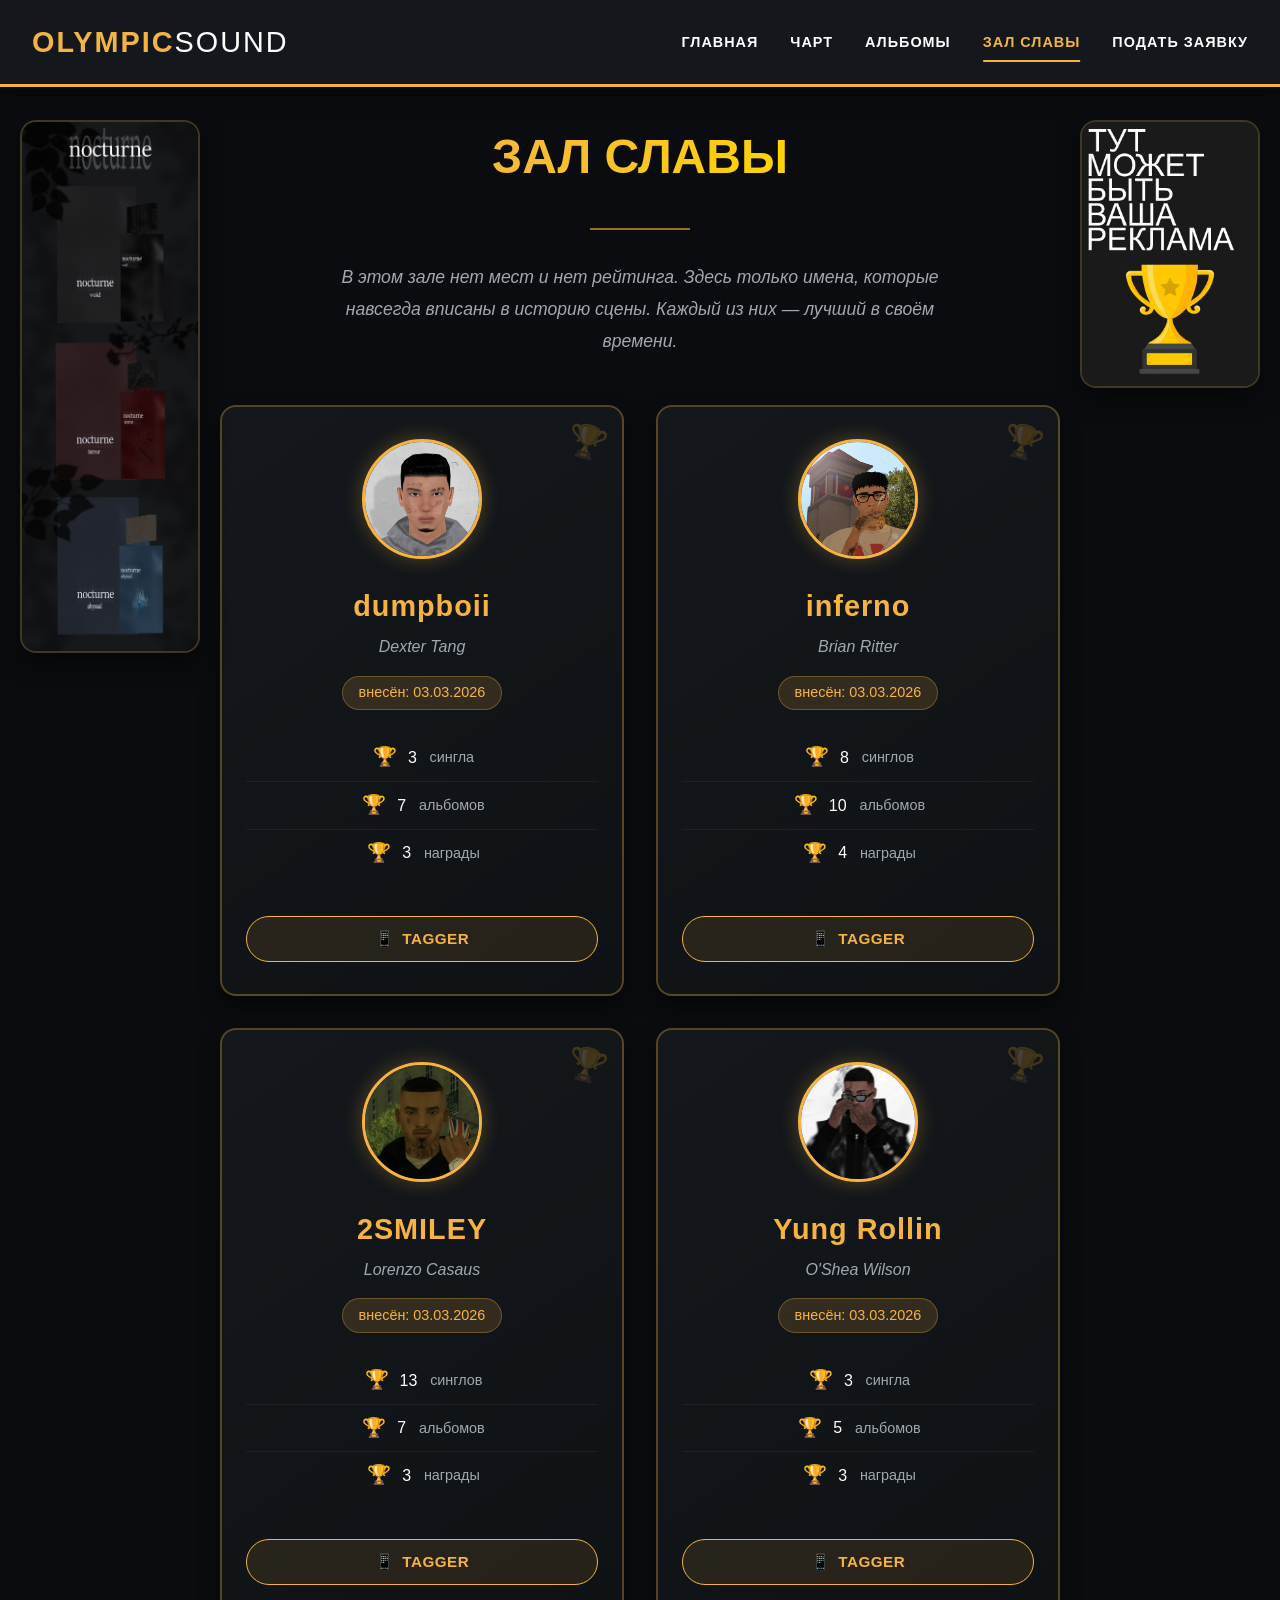
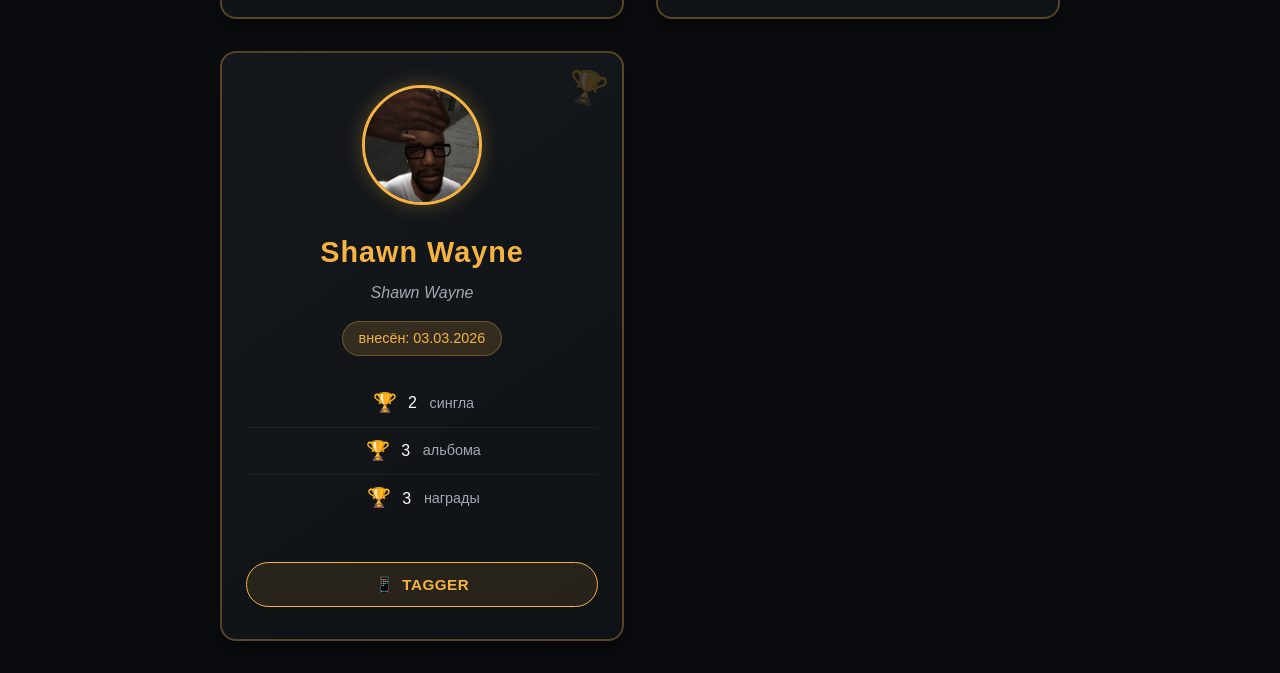
<file: artists.html>
<!DOCTYPE html>
<html lang="ru">
<head>
  <meta charset="UTF-8">
  <meta name="viewport" content="width=device-width, initial-scale=1.0">
  <title>OLYMPIC SOUND - Зал славы</title>
  <link rel="stylesheet" href="style.css">
  <style>
    /* Стили для Зала славы и рекламных баннеров */
    .hall-of-fame {
      list-style: none;
      display: grid;
      grid-template-columns: repeat(auto-fill, minmax(280px, 1fr));
      gap: 2rem;
      margin-top: 2rem;
    }
    
    .hall-item {
      background: linear-gradient(145deg, #14181c, #0f1215);
      border: 2px solid rgba(245, 179, 66, 0.3);
      border-radius: 16px;
      padding: 2rem 1.5rem;
      transition: all 0.3s ease;
      position: relative;
      overflow: hidden;
      display: flex;
      flex-direction: column;
      align-items: center;
      text-align: center;
      box-shadow: 0 10px 20px rgba(0,0,0,0.5);
    }
    
    .hall-item::before {
      content: '🏆';
      position: absolute;
      top: 10px;
      right: 15px;
      font-size: 2rem;
      opacity: 0.2;
      transform: rotate(15deg);
    }
    
    .hall-item:hover {
      transform: translateY(-8px);
      border-color: #f5b342;
      box-shadow: 0 15px 30px rgba(245, 179, 66, 0.3);
    }
    
    .hall-item:hover::before {
      opacity: 0.5;
      transform: rotate(0deg) scale(1.2);
      transition: all 0.3s ease;
    }
    
    .hall-avatar {
      width: 120px;
      height: 120px;
      border-radius: 50%;
      overflow: hidden;
      margin-bottom: 1.5rem;
      border: 3px solid #f5b342;
      box-shadow: 0 0 20px rgba(245, 179, 66, 0.3);
      background: #2a323a;
    }
    
    .hall-avatar img {
      width: 100%;
      height: 100%;
      object-fit: cover;
      display: block;
    }
    
    .hall-name {
      font-size: 1.8rem;
      font-weight: 800;
      margin-bottom: 0.3rem;
      color: #f5b342;
      letter-spacing: 1px;
    }
    
    .hall-realname {
      font-size: 1rem;
      color: #a0a8b0;
      margin-bottom: 1rem;
      font-style: italic;
    }
    
    .hall-year {
      display: inline-block;
      background: rgba(245, 179, 66, 0.15);
      padding: 0.3rem 1rem;
      border-radius: 30px;
      font-size: 0.9rem;
      color: #f5b342;
      margin-bottom: 1.5rem;
      border: 1px solid rgba(245, 179, 66, 0.3);
    }
    
    .hall-stats {
      width: 100%;
      margin-bottom: 1.5rem;
    }
    
    .hall-stat {
      display: flex;
      align-items: center;
      justify-content: center;
      gap: 0.5rem;
      padding: 0.5rem;
      border-bottom: 1px solid rgba(255,255,255,0.05);
    }
    
    .hall-stat:last-child {
      border-bottom: none;
    }
    
    .hall-stat-icon {
      font-size: 1.2rem;
      min-width: 30px;
      color: #f5b342;
    }
    
    .hall-stat-text {
      color: #ffffff;
      font-size: 1rem;
    }
    
    .hall-stat-label {
      color: #a0a8b0;
      font-size: 0.9rem;
      margin-left: 0.3rem;
    }
    
    .hall-tagger {
      margin-top: 1rem;
      width: 100%;
    }
    
    .tagger-btn {
      background: rgba(245, 179, 66, 0.1);
      border: 1px solid #f5b342;
      color: #f5b342;
      padding: 0.6rem 1.5rem;
      border-radius: 30px;
      font-size: 0.95rem;
      font-weight: 600;
      text-decoration: none;
      display: inline-flex;
      align-items: center;
      justify-content: center;
      gap: 0.5rem;
      transition: all 0.3s ease;
      width: 100%;
      letter-spacing: 0.5px;
    }
    
    .tagger-btn:hover {
      background: #f5b342;
      color: #0a0c0f;
      transform: scale(1.05);
      box-shadow: 0 0 20px rgba(245, 179, 66, 0.5);
    }
    
    .hall-header {
      text-align: center;
      margin-bottom: 3rem;
    }
    
    .hall-header h1 {
      font-size: 3rem;
      margin-bottom: 1rem;
      background: linear-gradient(135deg, #f5b342, #ffd700);
      -webkit-background-clip: text;
      -webkit-text-fill-color: transparent;
      position: relative;
    }
    
    .hall-header h1::after {
      display: none;
    }
    
    .hall-header p {
      color: #a0a8b0;
      max-width: 600px;
      margin: 0 auto;
      font-size: 1.1rem;
      line-height: 1.8;
      font-style: italic;
    }
    
    .hall-divider {
      width: 100px;
      height: 2px;
      background: #f5b342;
      margin: 1rem auto 2rem;
      opacity: 0.6;
    }
    
    body {
      display: flex;
      flex-direction: column;
    }
    
    .content-wrapper {
      display: flex;
      justify-content: center;
      max-width: 1600px;
      margin: 0 auto;
      padding: 0 20px;
      gap: 30px;
      position: relative;
      width: 100%;
    }
    
    .ad-banner {
      position: sticky;
      top: 120px;
      width: 200px;
      height: fit-content;
      align-self: flex-start;
      z-index: 50;
      transition: all 0.3s ease;
    }
    
    .left-ad {
      order: 1;
    }
    
    .right-ad {
      order: 3;
    }
    
    main {
      order: 2;
      flex: 1;
      max-width: 1100px;
      min-width: 0;
    }
    
    .ad-link {
      display: block;
      text-decoration: none;
      position: relative;
      border-radius: 16px;
      overflow: hidden;
      box-shadow: 0 10px 25px rgba(0, 0, 0, 0.5);
      border: 2px solid rgba(245, 179, 66, 0.2);
      transition: all 0.3s cubic-bezier(0.4, 0, 0.2, 1);
      background: #14181c;
    }
    
    .ad-img {
      width: 100%;
      height: auto;
      display: block;
      transition: transform 0.4s ease;
    }
    
    .ad-label {
      position: absolute;
      top: 10px;
      right: 10px;
      background: rgba(0, 0, 0, 0.7);
      color: #a0a8b0;
      font-size: 0.65rem;
      font-weight: 600;
      padding: 0.25rem 0.6rem;
      border-radius: 4px;
      letter-spacing: 0.5px;
      border: 1px solid rgba(245, 179, 66, 0.3);
      backdrop-filter: blur(2px);
      transition: all 0.3s ease;
      z-index: 2;
    }
    
    .ad-link:hover {
      border-color: #f5b342;
      box-shadow: 0 20px 35px rgba(245, 179, 66, 0.4);
      transform: scale(1.02);
    }
    
    .ad-link:hover .ad-img {
      transform: scale(1.08);
    }
    
    .ad-link:hover .ad-label {
      background: #f5b342;
      color: #0a0c0f;
    }
    
    .ad-banner.empty .ad-link {
      border: 2px dashed rgba(245, 179, 66, 0.3);
      background: linear-gradient(145deg, #14181c, #1a2128);
      display: flex;
      align-items: center;
      justify-content: center;
      min-height: 250px;
      cursor: default;
    }
    
    .ad-banner.empty .ad-link::before {
      content: "РЕКЛАМНОЕ МЕСТО";
      color: #f5b342;
      font-size: 0.9rem;
      font-weight: 600;
      letter-spacing: 1px;
      opacity: 0.5;
      text-align: center;
      padding: 1rem;
    }
    
    .ad-banner.empty .ad-img,
    .ad-banner.empty .ad-label {
      display: none;
    }
    
    @media (max-width: 1400px) {
      .content-wrapper {
        gap: 20px;
      }
      .ad-banner {
        width: 180px;
      }
    }
    
    @media (max-width: 1200px) {
      .ad-banner {
        width: 160px;
      }
    }
    
    @media (max-width: 1100px) {
      .content-wrapper {
        flex-direction: column;
        align-items: center;
      }
      .ad-banner {
        position: static;
        width: 100%;
        max-width: 300px;
        margin: 10px 0;
      }
      .left-ad {
        order: 2;
      }
      .right-ad {
        order: 3;
      }
      main {
        order: 1;
      }
    }
    
    @media (max-width: 768px) {
      .hall-of-fame {
        grid-template-columns: 1fr;
      }
    }
  </style>
</head>
<body>
  <nav class="navbar">
    <div class="logo">OLYMPIC<span>SOUND</span></div>
    <div class="nav-links">
      <a href="index.html">Главная</a>
      <a href="tracks.html">Чарт</a>
      <a href="albums.html">Альбомы</a>
      <a href="artists.html" class="active">Зал славы</a>
      <a href="apply.html">Подать заявку</a>
    </div>
  </nav>

  <div class="content-wrapper">
    <!-- Левый рекламный баннер -->
    <div class="ad-banner left-ad">
      <a href="https://tagger.su/pages/nocturneperfume" target="_blank" rel="nofollow sponsored" class="ad-link">
        <img src="ads/nocturne.png" alt="Рекламное место" class="ad-img">
      </a>
    </div>

    <!-- ОСНОВНОЙ КОНТЕНТ -->
    <main class="container" style="margin: 0; padding: 2rem 0;">
      <div class="hall-header">
        <h1>ЗАЛ СЛАВЫ</h1>
        <div class="hall-divider"></div>
        <p>В этом зале нет мест и нет рейтинга. Здесь только имена, которые навсегда вписаны в историю сцены. Каждый из них — лучший в своём времени.</p>
      </div>

      <div class="hall-of-fame">
        <!-- Карточка 1 -->
        <div class="hall-item">
          <div class="hall-avatar">
            <img src="avatars/tang.jpg" alt="" onerror="this.style.display='none'; this.parentElement.style.background='#2a323a'; this.parentElement.innerHTML='ФОТО';">
          </div>
          <div class="hall-name">dumpboii</div>
          <div class="hall-realname">Dexter Tang</div>
          <div class="hall-year">внесён: 03.03.2026</div>
          
          <div class="hall-stats">
            <div class="hall-stat">
              <span class="hall-stat-icon">🏆</span>
              <span class="hall-stat-text">3</span>
              <span class="hall-stat-label">сингла</span>
            </div>
            <div class="hall-stat">
              <span class="hall-stat-icon">🏆</span>
              <span class="hall-stat-text">7</span>
              <span class="hall-stat-label">альбомов</span>
            </div>
            <div class="hall-stat">
              <span class="hall-stat-icon">🏆</span>
              <span class="hall-stat-text">3</span>
              <span class="hall-stat-label">награды</span>
            </div>
          </div>
          
          <div class="hall-tagger">
            <a href="https://tagger.su/dumpboi" class="tagger-btn" target="_blank">
              <span>📱</span> TAGGER
            </a>
          </div>
        </div>

        <!-- Карточка 2 -->
        <div class="hall-item">
          <div class="hall-avatar">
            <img src="avatars/inferno.png" alt="" onerror="this.style.display='none'; this.parentElement.style.background='#2a323a'; this.parentElement.innerHTML='ФОТО';">
          </div>
          <div class="hall-name">inferno</div>
          <div class="hall-realname">Brian Ritter</div>
          <div class="hall-year">внесён: 03.03.2026</div>
          
          <div class="hall-stats">
            <div class="hall-stat">
              <span class="hall-stat-icon">🏆</span>
              <span class="hall-stat-text">8</span>
              <span class="hall-stat-label">синглов</span>
            </div>
            <div class="hall-stat">
              <span class="hall-stat-icon">🏆</span>
              <span class="hall-stat-text">10</span>
              <span class="hall-stat-label">альбомов</span>
            </div>
            <div class="hall-stat">
              <span class="hall-stat-icon">🏆</span>
              <span class="hall-stat-text">4</span>
              <span class="hall-stat-label">награды</span>
            </div>
          </div>
          
          <div class="hall-tagger">
            <a href="https://tagger.su/geek" class="tagger-btn" target="_blank">
              <span>📱</span> TAGGER
            </a>
          </div>
        </div>

        <!-- Карточка 3 -->
        <div class="hall-item">
          <div class="hall-avatar">
            <img src="avatars/2smiley.jpg" alt="" onerror="this.style.display='none'; this.parentElement.style.background='#2a323a'; this.parentElement.innerHTML='ФОТО';">
          </div>
          <div class="hall-name">2SMILEY</div>
          <div class="hall-realname">Lorenzo Casaus</div>
          <div class="hall-year">внесён: 03.03.2026</div>
          
          <div class="hall-stats">
            <div class="hall-stat">
              <span class="hall-stat-icon">🏆</span>
              <span class="hall-stat-text">13</span>
              <span class="hall-stat-label">синглов</span>
            </div>
            <div class="hall-stat">
              <span class="hall-stat-icon">🏆</span>
              <span class="hall-stat-text">7</span>
              <span class="hall-stat-label">альбомов</span>
            </div>
            <div class="hall-stat">
              <span class="hall-stat-icon">🏆</span>
              <span class="hall-stat-text">3</span>
              <span class="hall-stat-label">награды</span>
            </div>
          </div>
          
          <div class="hall-tagger">
            <a href="https://tagger.su/2smiley" class="tagger-btn" target="_blank">
              <span>📱</span> TAGGER
            </a>
          </div>
        </div>

        <!-- Карточка 4 -->
        <div class="hall-item">
          <div class="hall-avatar">
            <img src="avatars/yungrollin.jpg" alt="" onerror="this.style.display='none'; this.parentElement.style.background='#2a323a'; this.parentElement.innerHTML='ФОТО';">
          </div>
          <div class="hall-name">Yung Rollin</div>
          <div class="hall-realname">O'Shea Wilson</div>
          <div class="hall-year">внесён: 03.03.2026</div>
          
          <div class="hall-stats">
            <div class="hall-stat">
              <span class="hall-stat-icon">🏆</span>
              <span class="hall-stat-text">3</span>
              <span class="hall-stat-label">сингла</span>
            </div>
            <div class="hall-stat">
              <span class="hall-stat-icon">🏆</span>
              <span class="hall-stat-text">5</span>
              <span class="hall-stat-label">альбомов</span>
            </div>
            <div class="hall-stat">
              <span class="hall-stat-icon">🏆</span>
              <span class="hall-stat-text">3</span>
              <span class="hall-stat-label">награды</span>
            </div>
          </div>
          
          <div class="hall-tagger">
            <a href="https://tagger.su/yungrollin" class="tagger-btn" target="_blank">
              <span>📱</span> TAGGER
            </a>
          </div>
        </div>

        <!-- Карточка 5 -->
        <div class="hall-item">
          <div class="hall-avatar">
            <img src="avatars/shawnwayne.png" alt="" onerror="this.style.display='none'; this.parentElement.style.background='#2a323a'; this.parentElement.innerHTML='ФОТО';">
          </div>
          <div class="hall-name">Shawn Wayne</div>
          <div class="hall-realname">Shawn Wayne</div>
          <div class="hall-year">внесён: 03.03.2026</div>
          
          <div class="hall-stats">
            <div class="hall-stat">
              <span class="hall-stat-icon">🏆</span>
              <span class="hall-stat-text">2</span>
              <span class="hall-stat-label">сингла</span>
            </div>
            <div class="hall-stat">
              <span class="hall-stat-icon">🏆</span>
              <span class="hall-stat-text">3</span>
              <span class="hall-stat-label">альбома</span>
            </div>
            <div class="hall-stat">
              <span class="hall-stat-icon">🏆</span>
              <span class="hall-stat-text">3</span>
              <span class="hall-stat-label">награды</span>
            </div>
          </div>
          
          <div class="hall-tagger">
            <a href="https://tagger.su/shawnwayne" class="tagger-btn" target="_blank">
              <span>📱</span> TAGGER
            </a>
          </div>
        </div>
      </div>
    </main>

    <!-- Правый рекламный баннер -->
    <div class="ad-banner right-ad">
      <a href="#" target="_blank" rel="nofollow sponsored" class="ad-link">
        <img src="ads/test.png" alt="Рекламное место" class="ad-img">
      </a>
    </div>
  </div>
</body>
</html>
</file>
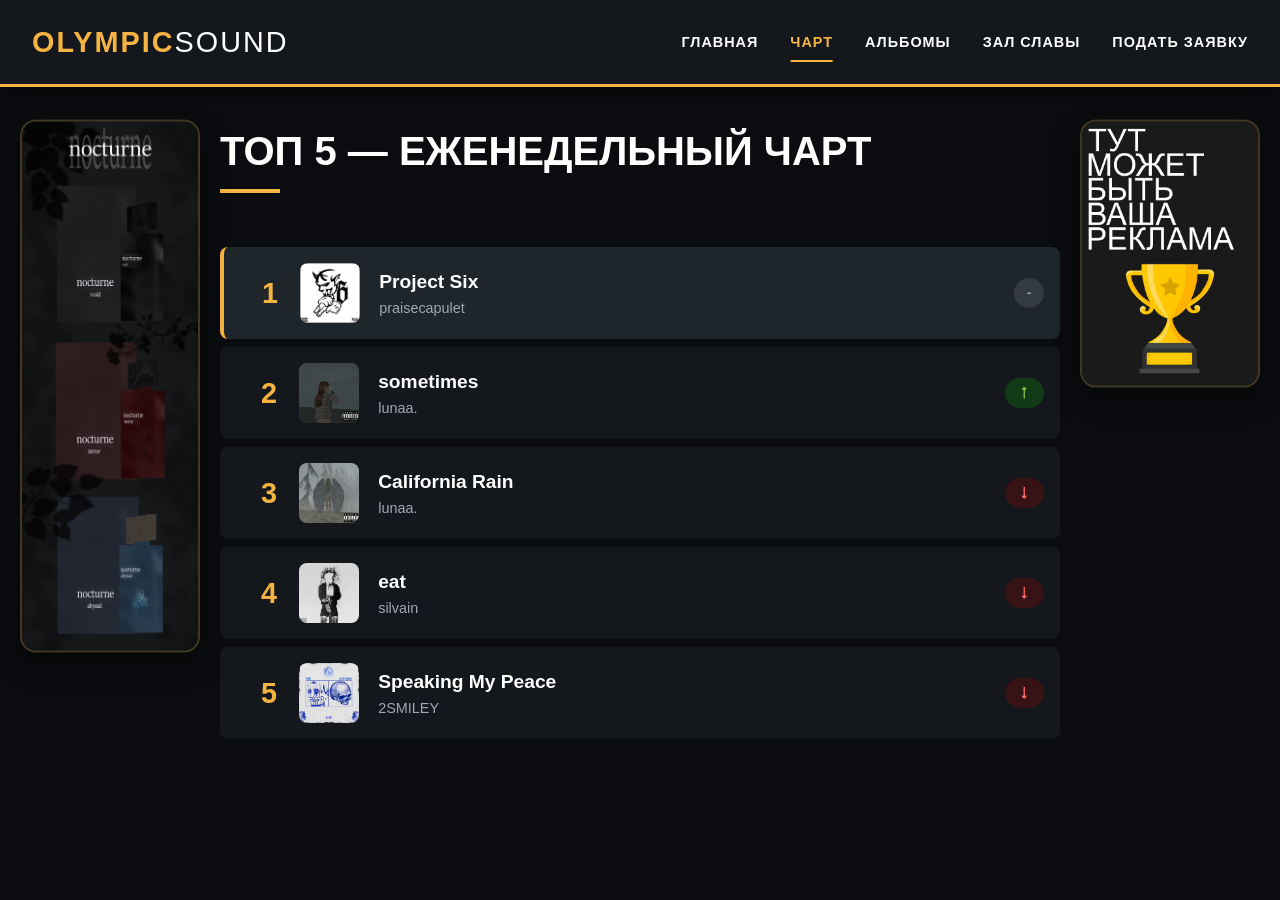
<file: tracks.html>
<!DOCTYPE html>
<html lang="ru">
<head>
  <meta charset="UTF-8">
  <meta name="viewport" content="width=device-width, initial-scale=1.0">
  <title>OLYMPIC SOUND - Чарт</title>
  <link rel="stylesheet" href="style.css">
  <style>
    /* Дополнительные стили для рекламных баннеров */
    body {
      display: flex;
      flex-direction: column;
    }
    
    .content-wrapper {
      display: flex;
      justify-content: center;
      max-width: 1600px;
      margin: 0 auto;
      padding: 0 20px;
      gap: 30px;
      position: relative;
      width: 100%;
    }
    
    .ad-banner {
      position: sticky;
      top: 120px;
      width: 200px;
      height: fit-content;
      align-self: flex-start;
      z-index: 50;
      transition: all 0.3s ease;
    }
    
    .left-ad {
      order: 1;
    }
    
    .right-ad {
      order: 3;
    }
    
    main {
      order: 2;
      flex: 1;
      max-width: 1100px;
      min-width: 0;
    }
    
    .ad-link {
      display: block;
      text-decoration: none;
      position: relative;
      border-radius: 16px;
      overflow: hidden;
      box-shadow: 0 10px 25px rgba(0, 0, 0, 0.5);
      border: 2px solid rgba(245, 179, 66, 0.2);
      transition: all 0.3s cubic-bezier(0.4, 0, 0.2, 1);
      background: #14181c;
    }
    
    .ad-img {
      width: 100%;
      height: auto;
      display: block;
      transition: transform 0.4s ease;
    }
    
    .ad-label {
      position: absolute;
      top: 10px;
      right: 10px;
      background: rgba(0, 0, 0, 0.7);
      color: #a0a8b0;
      font-size: 0.65rem;
      font-weight: 600;
      padding: 0.25rem 0.6rem;
      border-radius: 4px;
      letter-spacing: 0.5px;
      border: 1px solid rgba(245, 179, 66, 0.3);
      backdrop-filter: blur(2px);
      transition: all 0.3s ease;
      z-index: 2;
    }
    
    .ad-link:hover {
      border-color: #f5b342;
      box-shadow: 0 20px 35px rgba(245, 179, 66, 0.4);
      transform: scale(1.02);
    }
    
    .ad-link:hover .ad-img {
      transform: scale(1.08);
    }
    
    .ad-link:hover .ad-label {
      background: #f5b342;
      color: #0a0c0f;
    }
    
    .ad-banner.empty .ad-link {
      border: 2px dashed rgba(245, 179, 66, 0.3);
      background: linear-gradient(145deg, #14181c, #1a2128);
      display: flex;
      align-items: center;
      justify-content: center;
      min-height: 250px;
      cursor: default;
    }
    
    .ad-banner.empty .ad-link::before {
      content: "РЕКЛАМНОЕ МЕСТО";
      color: #f5b342;
      font-size: 0.9rem;
      font-weight: 600;
      letter-spacing: 1px;
      opacity: 0.5;
      text-align: center;
      padding: 1rem;
    }
    
    .ad-banner.empty .ad-img,
    .ad-banner.empty .ad-label {
      display: none;
    }
    
    @media (max-width: 1400px) {
      .content-wrapper {
        gap: 20px;
      }
      .ad-banner {
        width: 180px;
      }
    }
    
    @media (max-width: 1200px) {
      .ad-banner {
        width: 160px;
      }
    }
    
    @media (max-width: 1100px) {
      .content-wrapper {
        flex-direction: column;
        align-items: center;
      }
      .ad-banner {
        position: static;
        width: 100%;
        max-width: 300px;
        margin: 10px 0;
      }
      .left-ad {
        order: 2;
      }
      .right-ad {
        order: 3;
      }
      main {
        order: 1;
      }
    }
  </style>
</head>
<body>
  <nav class="navbar">
    <div class="logo">OLYMPIC<span>SOUND</span></div>
    <div class="nav-links">
      <a href="index.html">Главная</a>
      <a href="tracks.html" class="active">Чарт</a>
      <a href="albums.html">Альбомы</a>
      <a href="artists.html">Зал славы</a>
      <a href="apply.html">Подать заявку</a>
    </div>
  </nav>

  <div class="content-wrapper">
    <!-- Левый рекламный баннер -->
    <div class="ad-banner left-ad">
      <a href="https://tagger.su/pages/nocturneperfume" target="_blank" rel="nofollow sponsored" class="ad-link">
        <img src="ads/nocturne.png" alt="Рекламное место" class="ad-img">
      </a>
    </div>

    <!-- ОСНОВНОЙ КОНТЕНТ -->
    <main class="container" style="margin: 0; padding: 2rem 0;">
      <div class="page-header">
        <h1>ТОП 5 — ЕЖЕНЕДЕЛЬНЫЙ ЧАРТ</h1>
      </div>

      <div class="track-list">
        <!-- Позиция 1 -->
        <div class="track-item" style="background: #1e252b; border-left: 4px solid #f5b342;">
          <div class="track-rank">1</div>
          <div class="track-cover">
            <img src="covers/p6.png" alt="Project Six" style="width: 100%; height: 100%; object-fit: cover; border-radius: 4px;">
          </div>
          <div class="track-info">
            <div class="track-title">Project Six</div>
            <div class="track-artist">praisecapulet</div>
          </div>
          <div class="track-change change-equal">-</div>
        </div>

        <!-- Позиция 2 -->
        <div class="track-item">
          <div class="track-rank">2</div>
          <div class="track-cover">
            <img src="covers/sometimes.png" alt="California Rain" style="width: 100%; height: 100%; object-fit: cover; border-radius: 4px;">
          </div>
          <div class="track-info">
            <div class="track-title">sometimes</div>
            <div class="track-artist">lunaa.</div>
          </div>
          <div class="track-change change-up">⭡</div>
        </div>

        <!-- Позиция 3 -->
        <div class="track-item">
          <div class="track-rank">3</div>
          <div class="track-cover">
            <img src="covers/californiarain.png" alt="eat" style="width: 100%; height: 100%; object-fit: cover; border-radius: 4px;">
          </div>
          <div class="track-info">
            <div class="track-title">California Rain</div>
            <div class="track-artist">lunaa.</div>
          </div>
          <div class="track-change change-down">⭣</div>
        </div>

        <!-- Позиция 4 -->
        <div class="track-item">
          <div class="track-rank">4</div>
          <div class="track-cover">
            <img src="covers/sexnar.jpg" alt="Speaking My Peace" style="width: 100%; height: 100%; object-fit: cover; border-radius: 4px;">
          </div>
          <div class="track-info">
            <div class="track-title">eat</div>
            <div class="track-artist">silvain</div>
          </div>
          <div class="track-change change-down">⭣</div>
        </div>

        <!-- Позиция 5 -->
        <div class="track-item">
          <div class="track-rank">5</div>
          <div class="track-cover">
            <img src="covers/sle.jpg" alt="crazy girl" style="width: 100%; height: 100%; object-fit: cover; border-radius: 4px;">
          </div>
          <div class="track-info">
            <div class="track-title">Speaking My Peace</div>
            <div class="track-artist">2SMILEY</div>
          </div>
          <div class="track-change change-down">⭣</div>
        </div>
      </div>
    </main>

    <!-- Правый рекламный баннер -->
    <div class="ad-banner right-ad">
      <a href="#" target="_blank" rel="nofollow sponsored" class="ad-link">
        <img src="ads/test.png" alt="Рекламное место" class="ad-img">
      </a>
    </div>
  </div>
</body>
</html>
</file>
<file: style.css>
/* style.css */
* {
  margin: 0;
  padding: 0;
  box-sizing: border-box;
}

body {
  font-family: 'Segoe UI', Roboto, sans-serif;
  background-color: #0a0c0f;
  color: #ffffff;
  line-height: 1.6;
  opacity: 0;
  animation: fadeIn 0.8s ease forwards;
}

@keyframes fadeIn {
  from { opacity: 0; transform: translateY(10px); }
  to { opacity: 1; transform: translateY(0); }
}

/* Навигация */
.navbar {
  background-color: #14181c;
  padding: 1.2rem 2rem;
  border-bottom: 3px solid #f5b342;
  display: flex;
  justify-content: space-between;
  align-items: center;
  flex-wrap: wrap;
  position: sticky;
  top: 0;
  z-index: 100;
  box-shadow: 0 4px 20px rgba(0,0,0,0.5);
  transition: all 0.3s ease;
}

.navbar:hover {
  box-shadow: 0 6px 25px rgba(245, 179, 66, 0.2);
}

.logo {
  font-size: 1.8rem;
  font-weight: 800;
  letter-spacing: 2px;
  color: #f5b342;
  text-transform: uppercase;
  transition: transform 0.3s ease;
}

.logo:hover {
  transform: scale(1.05);
  text-shadow: 0 0 15px rgba(245, 179, 66, 0.5);
}

.logo span {
  color: #ffffff;
  font-weight: 300;
}

.nav-links {
  display: flex;
  gap: 2rem;
}

.nav-links a {
  color: #ffffff;
  text-decoration: none;
  font-weight: 600;
  text-transform: uppercase;
  font-size: 0.9rem;
  letter-spacing: 1px;
  padding: 0.5rem 0;
  position: relative;
  transition: color 0.3s ease;
}

.nav-links a::before {
  content: '';
  position: absolute;
  bottom: 0;
  left: 50%;
  transform: translateX(-50%) scaleX(0);
  width: 100%;
  height: 2px;
  background-color: #f5b342;
  transition: transform 0.3s ease;
}

.nav-links a:hover::before,
.nav-links a.active::before {
  transform: translateX(-50%) scaleX(1);
}

.nav-links a:hover,
.nav-links a.active {
  color: #f5b342;
}

/* Контейнер */
.container {
  max-width: 1100px;
  margin: 0 auto;
  padding: 2rem;
  animation: slideUp 0.6s ease;
}

@keyframes slideUp {
  from { opacity: 0; transform: translateY(30px); }
  to { opacity: 1; transform: translateY(0); }
}

/* Заголовки */
h1 {
  font-size: 2.5rem;
  margin-bottom: 2rem;
  position: relative;
  display: inline-block;
}

h1::after {
  content: '';
  position: absolute;
  bottom: -10px;
  left: 0;
  width: 60px;
  height: 4px;
  background-color: #f5b342;
  transition: width 0.3s ease;
}

h1:hover::after {
  width: 100px;
}

h2 {
  font-size: 1.8rem;
  margin-bottom: 1.5rem;
  color: #f5b342;
}

/* Главная страница */
.hero {
  text-align: center;
  padding: 3rem 1rem;
  background: linear-gradient(135deg, #0f1215 0%, #1a1f24 100%);
  border-radius: 8px;
  margin-bottom: 2rem;
  transition: transform 0.3s ease, box-shadow 0.3s ease;
}

.hero:hover {
  transform: translateY(-5px);
  box-shadow: 0 15px 30px rgba(0,0,0,0.4);
}

.hero h1 {
  font-size: 3.5rem;
  margin-bottom: 1rem;
}

.hero h1::after {
  display: none;
}

.hero p {
  font-size: 1.2rem;
  color: #a0a8b0;
  max-width: 600px;
  margin: 0 auto 1.5rem;
}

.stats-grid {
  display: grid;
  grid-template-columns: repeat(auto-fit, minmax(200px, 1fr));
  gap: 1.5rem;
  margin: 3rem 0;
}

.stat-card {
  background: #14181c;
  padding: 1.5rem;
  border-radius: 8px;
  text-align: center;
  border-left: 4px solid #f5b342;
  transition: all 0.3s ease;
}

.stat-card:hover {
  transform: translateY(-5px) scale(1.02);
  box-shadow: 0 10px 25px rgba(245, 179, 66, 0.2);
  border-left-width: 8px;
}

.stat-card h3 {
  font-size: 1rem;
  color: #a0a8b0;
  margin-bottom: 0.5rem;
  text-transform: uppercase;
}

.stat-card p {
  font-size: 2rem;
  font-weight: 700;
  color: #f5b342;
  transition: transform 0.3s ease;
}

.stat-card:hover p {
  transform: scale(1.1);
}

.about-section {
  background: #14181c;
  padding: 2rem;
  border-radius: 8px;
  margin: 2rem 0;
  transition: transform 0.3s ease, box-shadow 0.3s ease;
}

.about-section:hover {
  transform: translateX(5px);
  box-shadow: -5px 5px 20px rgba(245, 179, 66, 0.1);
}

.features {
  display: grid;
  grid-template-columns: repeat(auto-fit, minmax(150px, 1fr));
  gap: 1rem;
  margin: 2rem 0;
}

.feature {
  background: #1e252b;
  padding: 1rem;
  text-align: center;
  border-radius: 4px;
  font-weight: 600;
  transition: all 0.3s ease;
  cursor: default;
}

.feature:hover {
  background: #f5b342;
  color: #0a0c0f;
  transform: scale(1.05);
  box-shadow: 0 5px 20px rgba(245, 179, 66, 0.4);
}

.mini-top {
  background: #14181c;
  padding: 2rem;
  border-radius: 8px;
  margin: 2rem 0;
}

.mini-item {
  display: flex;
  align-items: center;
  padding: 1rem;
  border-bottom: 1px solid #2a323a;
  transition: all 0.3s ease;
  cursor: pointer;
}

.mini-item:last-child {
  border-bottom: none;
}

.mini-item:hover {
  background: #1e252b;
  transform: translateX(10px);
  border-radius: 4px;
}

.mini-rank {
  font-size: 1.5rem;
  font-weight: 800;
  color: #f5b342;
  width: 50px;
}

.mini-info {
  flex: 1;
}

.mini-label {
  font-size: 0.8rem;
  color: #a0a8b0;
  text-transform: uppercase;
}

/* Страницы чартов */
.page-header {
  margin-bottom: 2rem;
}

/* ========== ТОП ТРЕКОВ ========== */
.track-list {
  list-style: none;
}

.track-item {
  display: flex;
  align-items: center;
  padding: 1rem;
  background: #14181c;
  margin-bottom: 0.5rem;
  border-radius: 8px;
  transition: all 0.3s ease;
  cursor: pointer;
  border-left: 3px solid transparent;
  animation: trackSlide 0.5s ease;
  animation-fill-mode: both;
}

.track-item:nth-child(1) { animation-delay: 0.1s; }
.track-item:nth-child(2) { animation-delay: 0.15s; }
.track-item:nth-child(3) { animation-delay: 0.2s; }
.track-item:nth-child(4) { animation-delay: 0.25s; }
.track-item:nth-child(5) { animation-delay: 0.3s; }
.track-item:nth-child(6) { animation-delay: 0.35s; }
.track-item:nth-child(7) { animation-delay: 0.4s; }
.track-item:nth-child(8) { animation-delay: 0.45s; }
.track-item:nth-child(9) { animation-delay: 0.5s; }
.track-item:nth-child(10) { animation-delay: 0.55s; }

@keyframes trackSlide {
  from { opacity: 0; transform: translateX(-20px); }
  to { opacity: 1; transform: translateX(0); }
}

.track-item:hover {
  transform: translateX(10px);
  background: #1e252b;
  border-left-color: #f5b342;
  box-shadow: 0 5px 20px rgba(245, 179, 66, 0.2);
}

.track-rank {
  font-size: 1.8rem;
  font-weight: 800;
  color: #f5b342;
  width: 60px;
  text-align: center;
  transition: transform 0.3s ease;
}

.track-item:hover .track-rank {
  transform: scale(1.2);
}

.track-cover {
  width: 60px;
  height: 60px;
  background: #2a323a;
  margin-right: 1.2rem;
  border-radius: 8px;
  overflow: hidden;
  flex-shrink: 0;
  transition: all 0.3s ease;
}

.track-cover img {
  width: 100%;
  height: 100%;
  object-fit: cover;
  display: block;
}

.track-item:hover .track-cover {
  transform: scale(1.05) rotate(2deg);
  box-shadow: 0 5px 15px rgba(245, 179, 66, 0.3);
}

.track-info {
  flex: 1;
}

.track-title {
  font-size: 1.2rem;
  font-weight: 600;
  transition: color 0.3s ease;
}

.track-item:hover .track-title {
  color: #f5b342;
}

.track-artist {
  color: #a0a8b0;
  font-size: 0.9rem;
  transition: color 0.3s ease;
}

.track-item:hover .track-artist {
  color: #ffffff;
}

.track-change {
  margin-left: 1rem;
  padding: 0.3rem 0.8rem;
  border-radius: 20px;
  font-size: 0.8rem;
  font-weight: 600;
  transition: transform 0.3s ease;
}

.track-item:hover .track-change {
  transform: scale(1.1);
}

.change-up {
  background: rgba(0, 200, 0, 0.2);
  color: #8bc34a;
}

.change-down {
  background: rgba(200, 0, 0, 0.2);
  color: #ff6b6b;
}

.change-equal {
  background: rgba(255, 255, 255, 0.1);
  color: #a0a8b0;
}

/* ========== ТОП АЛЬБОМОВ ========== */
.album-grid {
  display: grid;
  grid-template-columns: repeat(2, 1fr);
  gap: 1rem;
}

.album-item {
  display: flex;
  align-items: center;
  background: #14181c;
  padding: 1rem;
  border-radius: 8px;
  transition: all 0.3s ease;
  cursor: pointer;
  border-left: 3px solid transparent;
  animation: albumScale 0.5s ease;
  animation-fill-mode: both;
}

.album-item:nth-child(1) { animation-delay: 0.1s; }
.album-item:nth-child(2) { animation-delay: 0.15s; }
.album-item:nth-child(3) { animation-delay: 0.2s; }
.album-item:nth-child(4) { animation-delay: 0.25s; }
.album-item:nth-child(5) { animation-delay: 0.3s; }
.album-item:nth-child(6) { animation-delay: 0.35s; }
.album-item:nth-child(7) { animation-delay: 0.4s; }
.album-item:nth-child(8) { animation-delay: 0.45s; }
.album-item:nth-child(9) { animation-delay: 0.5s; }
.album-item:nth-child(10) { animation-delay: 0.55s; }

@keyframes albumScale {
  from { opacity: 0; transform: scale(0.95); }
  to { opacity: 1; transform: scale(1); }
}

.album-item:hover {
  transform: translateY(-5px) scale(1.02);
  background: #1e252b;
  border-left-color: #f5b342;
  box-shadow: 0 10px 25px rgba(245, 179, 66, 0.2);
}

.album-rank {
  font-size: 1.5rem;
  font-weight: 800;
  color: #f5b342;
  width: 50px;
  text-align: center;
  transition: transform 0.3s ease;
}

.album-item:hover .album-rank {
  transform: scale(1.2);
}

.album-cover {
  width: 70px;
  height: 70px;
  background: #2a323a;
  margin-right: 1rem;
  border-radius: 8px;
  overflow: hidden;
  flex-shrink: 0;
  transition: all 0.3s ease;
}

.album-cover img {
  width: 100%;
  height: 100%;
  object-fit: cover;
  display: block;
}

.album-item:hover .album-cover {
  transform: scale(1.05) rotate(2deg);
  box-shadow: 0 5px 15px rgba(245, 179, 66, 0.3);
}

.album-info {
  flex: 1;
}

.album-title {
  font-weight: 600;
  font-size: 1.1rem;
  transition: color 0.3s ease;
}

.album-item:hover .album-title {
  color: #f5b342;
}

.album-artist {
  color: #a0a8b0;
  font-size: 0.9rem;
  transition: color 0.3s ease;
}

.album-item:hover .album-artist {
  color: #ffffff;
}

.album-date {
  font-size: 0.8rem;
  color: #f5b342;
  margin-top: 0.2rem;
  transition: transform 0.3s ease;
}

.album-item:hover .album-date {
  transform: translateX(5px);
}

/* ========== ТОП АРТИСТОВ ========== */
.artist-list {
  list-style: none;
}

.artist-item {
  display: flex;
  align-items: center;
  background: #14181c;
  margin-bottom: 0.8rem;
  padding: 1rem;
  border-radius: 8px;
  transition: all 0.3s ease;
  border-left: 3px solid transparent;
  animation: artistSlide 0.5s ease;
  animation-fill-mode: both;
}

.artist-item:nth-child(1) { animation-delay: 0.1s; }
.artist-item:nth-child(2) { animation-delay: 0.15s; }
.artist-item:nth-child(3) { animation-delay: 0.2s; }
.artist-item:nth-child(4) { animation-delay: 0.25s; }
.artist-item:nth-child(5) { animation-delay: 0.3s; }
.artist-item:nth-child(6) { animation-delay: 0.35s; }
.artist-item:nth-child(7) { animation-delay: 0.4s; }
.artist-item:nth-child(8) { animation-delay: 0.45s; }
.artist-item:nth-child(9) { animation-delay: 0.5s; }
.artist-item:nth-child(10) { animation-delay: 0.55s; }

@keyframes artistSlide {
  from { opacity: 0; transform: translateX(-20px); }
  to { opacity: 1; transform: translateX(0); }
}

.artist-item:hover {
  transform: translateX(10px);
  background: #1e252b;
  border-left-color: #f5b342;
  box-shadow: 0 5px 20px rgba(245, 179, 66, 0.2);
}

.artist-rank {
  font-size: 1.8rem;
  font-weight: 800;
  color: #f5b342;
  width: 60px;
  text-align: center;
  transition: transform 0.3s ease;
}

.artist-item:hover .artist-rank {
  transform: scale(1.2);
}

.artist-avatar-img {
  width: 60px !important;
  height: 60px !important;
  min-width: 60px !important;
  max-width: 60px !important;
  margin-right: 1.2rem !important;
  border-radius: 8px !important;
  overflow: hidden !important;
  flex-shrink: 0 !important;
  background: #2a323a;
  transition: all 0.3s ease;
}

.artist-avatar-img img {
  width: 100% !important;
  height: 100% !important;
  object-fit: cover !important;
  display: block !important;
}

.artist-item:hover .artist-avatar-img {
  transform: scale(1.05) rotate(2deg);
  box-shadow: 0 5px 15px rgba(245, 179, 66, 0.3);
}

.artist-info {
  flex: 1;
}

.artist-name {
  font-size: 1.3rem;
  font-weight: 700;
  margin-bottom: 0.3rem;
  transition: color 0.3s ease;
}

.artist-item:hover .artist-name {
  color: #f5b342;
}

.artist-stats {
  display: flex;
  gap: 1.2rem;
  flex-wrap: wrap;
}

.artist-stat {
  display: flex;
  align-items: center;
  gap: 0.4rem;
  font-size: 0.9rem;
  color: #a0a8b0;
  background: #1a2128;
  padding: 0.3rem 0.8rem;
  border-radius: 20px;
  transition: all 0.3s ease;
}

.artist-item:hover .artist-stat {
  background: #2a323a;
  color: #ffffff;
}

.stat-icon {
  color: #f5b342;
  font-size: 1rem;
  transition: transform 0.3s ease;
}

.artist-stat:hover .stat-icon {
  transform: scale(1.2);
}

/* Адаптивность */
@media (max-width: 768px) {
  .navbar {
    flex-direction: column;
    gap: 1rem;
  }
  
  .album-grid {
    grid-template-columns: 1fr;
  }
  
  .track-rank,
  .artist-rank {
    width: 40px;
    font-size: 1.5rem;
  }
  
  .artist-stats {
    gap: 0.8rem;
  }
  
  .artist-stat {
    font-size: 0.8rem;
    padding: 0.2rem 0.6rem;
  }
}

/* ========== ЖЁСТКИЙ ФИКС АРТИСТОВ ========== */
.artist-list {
  list-style: none !important;
}

.artist-item {
  display: flex !important;
  align-items: center !important;
  background: #14181c !important;
  margin-bottom: 0.8rem !important;
  padding: 1rem !important;
  border-radius: 8px !important;
  border-left: 3px solid transparent !important;
  width: 100% !important;
  box-sizing: border-box !important;
}

.artist-rank {
  font-size: 1.8rem !important;
  font-weight: 800 !important;
  color: #f5b342 !important;
  width: 60px !important;
  text-align: center !important;
  flex-shrink: 0 !important;
}

.artist-avatar-img {
  width: 60px !important;
  height: 60px !important;
  min-width: 60px !important;
  min-height: 60px !important;
  max-width: 60px !important;
  max-height: 60px !important;
  margin-right: 1.2rem !important;
  border-radius: 8px !important;
  overflow: hidden !important;
  background: #2a323a !important;
  flex-shrink: 0 !important;
  display: block !important;
  position: relative !important;
}

.artist-avatar-img img {
  width: 100% !important;
  height: 100% !important;
  object-fit: cover !important;
  display: block !important;
  position: absolute !important;
  top: 0 !important;
  left: 0 !important;
}

.artist-info {
  flex: 1 !important;
  min-width: 0 !important;
}

.artist-name {
  font-size: 1.3rem !important;
  font-weight: 700 !important;
  margin-bottom: 0.3rem !important;
  color: #ffffff !important;
}

.artist-stats {
  display: flex !important;
  gap: 1.2rem !important;
  flex-wrap: wrap !important;
}

.artist-stat {
  display: flex !important;
  align-items: center !important;
  gap: 0.4rem !important;
  font-size: 0.9rem !important;
  color: #a0a8b0 !important;
  background: #1a2128 !important;
  padding: 0.3rem 0.8rem !important;
  border-radius: 20px !important;
}

.stat-icon {
  color: #f5b342 !important;
  font-size: 1rem !important;
}

/* ========== ОБНОВЛЁННЫЙ ФУТЕР ========== */
footer {
  background: rgba(20, 24, 28, 0.7);
  backdrop-filter: blur(10px);
  -webkit-backdrop-filter: blur(10px);
  text-align: center;
  padding: 2rem 2rem 1.5rem;
  margin-top: 4rem;
  border-top: 1px solid rgba(245, 179, 66, 0.3);
  color: #a0a8b0;
  font-size: 0.95rem;
  transition: all 0.3s ease;
  position: relative;
  overflow: hidden;
  box-shadow: 0 -5px 20px rgba(0, 0, 0, 0.3);
}

footer::before {
  content: '';
  position: absolute;
  top: 0;
  left: -100%;
  width: 100%;
  height: 1px;
  background: linear-gradient(90deg, transparent, #f5b342, transparent);
  animation: footerShine 3s infinite;
  z-index: 1;
}

@keyframes footerShine {
  0% { left: -100%; opacity: 0.3; }
  50% { left: 0; opacity: 1; }
  100% { left: 100%; opacity: 0.3; }
}

.footer-content {
  max-width: 1100px;
  margin: 0 auto;
  display: flex;
  flex-wrap: wrap;
  justify-content: space-between;
  align-items: center;
  position: relative;
  z-index: 2;
}

.footer-social {
  display: flex;
  gap: 1.2rem;
  align-items: center;
  flex: 1;
  justify-content: flex-start;
}

.footer-icon {
  display: flex;
  align-items: center;
  justify-content: center;
  width: 40px;
  height: 40px;
  background: rgba(245, 179, 66, 0.1);
  border: 1px solid rgba(245, 179, 66, 0.3);
  border-radius: 50%;
  color: #f5b342;
  font-size: 1.3rem;
  text-decoration: none;
  transition: all 0.3s cubic-bezier(0.4, 0, 0.2, 1);
  position: relative;
  overflow: hidden;
}

.footer-icon::before {
  content: '';
  position: absolute;
  top: -50%;
  left: -50%;
  width: 200%;
  height: 200%;
  background: radial-gradient(circle, rgba(245, 179, 66, 0.3) 0%, transparent 70%);
  opacity: 0;
  transition: opacity 0.3s ease;
}

.footer-icon:hover::before {
  opacity: 1;
  animation: rotate 4s linear infinite;
}

.footer-icon:hover {
  background: #f5b342;
  color: #0a0c0f;
  transform: translateY(-5px) scale(1.1);
  box-shadow: 0 0 25px rgba(245, 179, 66, 0.6);
  border-color: transparent;
}

.footer-center {
  flex: 1;
  text-align: center;
}

.footer-logo {
  font-size: 1.5rem;
  font-weight: 800;
  letter-spacing: 2px;
  background: linear-gradient(135deg, #f5b342, #ffd700);
  -webkit-background-clip: text;
  -webkit-text-fill-color: transparent;
  margin-bottom: 0.3rem;
  display: inline-block;
}

.footer-tagline {
  color: #a0a8b0;
  font-size: 0.85rem;
  letter-spacing: 1px;
  text-transform: uppercase;
}

.footer-right {
  flex: 1;
  text-align: right;
}

.back-to-top {
  display: inline-flex;
  align-items: center;
  gap: 0.5rem;
  background: rgba(245, 179, 66, 0.1);
  border: 1px solid rgba(245, 179, 66, 0.3);
  color: #f5b342;
  padding: 0.5rem 1.2rem;
  border-radius: 30px;
  font-size: 0.9rem;
  text-decoration: none;
  transition: all 0.3s ease;
  cursor: pointer;
}

.back-to-top:hover {
  background: #f5b342;
  color: #0a0c0f;
  transform: translateY(-3px);
  box-shadow: 0 5px 20px rgba(245, 179, 66, 0.4);
  border-color: transparent;
}

.back-to-top span {
  font-size: 1.1rem;
  transition: transform 0.3s ease;
}

.back-to-top:hover span {
  transform: translateY(-3px);
}

.footer-divider {
  width: 100%;
  height: 1px;
  background: linear-gradient(90deg, transparent, rgba(245, 179, 66, 0.3), transparent);
  margin: 1.5rem 0 1rem;
}

.footer-copyright {
  text-align: center;
  color: #6a727a;
  font-size: 0.8rem;
  letter-spacing: 0.5px;
}

.footer-copyright a {
  color: #f5b342;
  text-decoration: none;
  transition: color 0.3s ease;
}

.footer-copyright a:hover {
  color: #ffd700;
  text-decoration: underline;
}

/* Адаптивность для футера */
@media (max-width: 768px) {
  .footer-content {
    flex-direction: column;
    gap: 1.5rem;
  }
  
  .footer-social, 
  .footer-center, 
  .footer-right {
    flex: auto;
    width: 100%;
    text-align: center;
    justify-content: center;
  }
  
  .footer-right {
    text-align: center;
  }
  
  .back-to-top {
    margin: 0 auto;
  }
}
</file>
